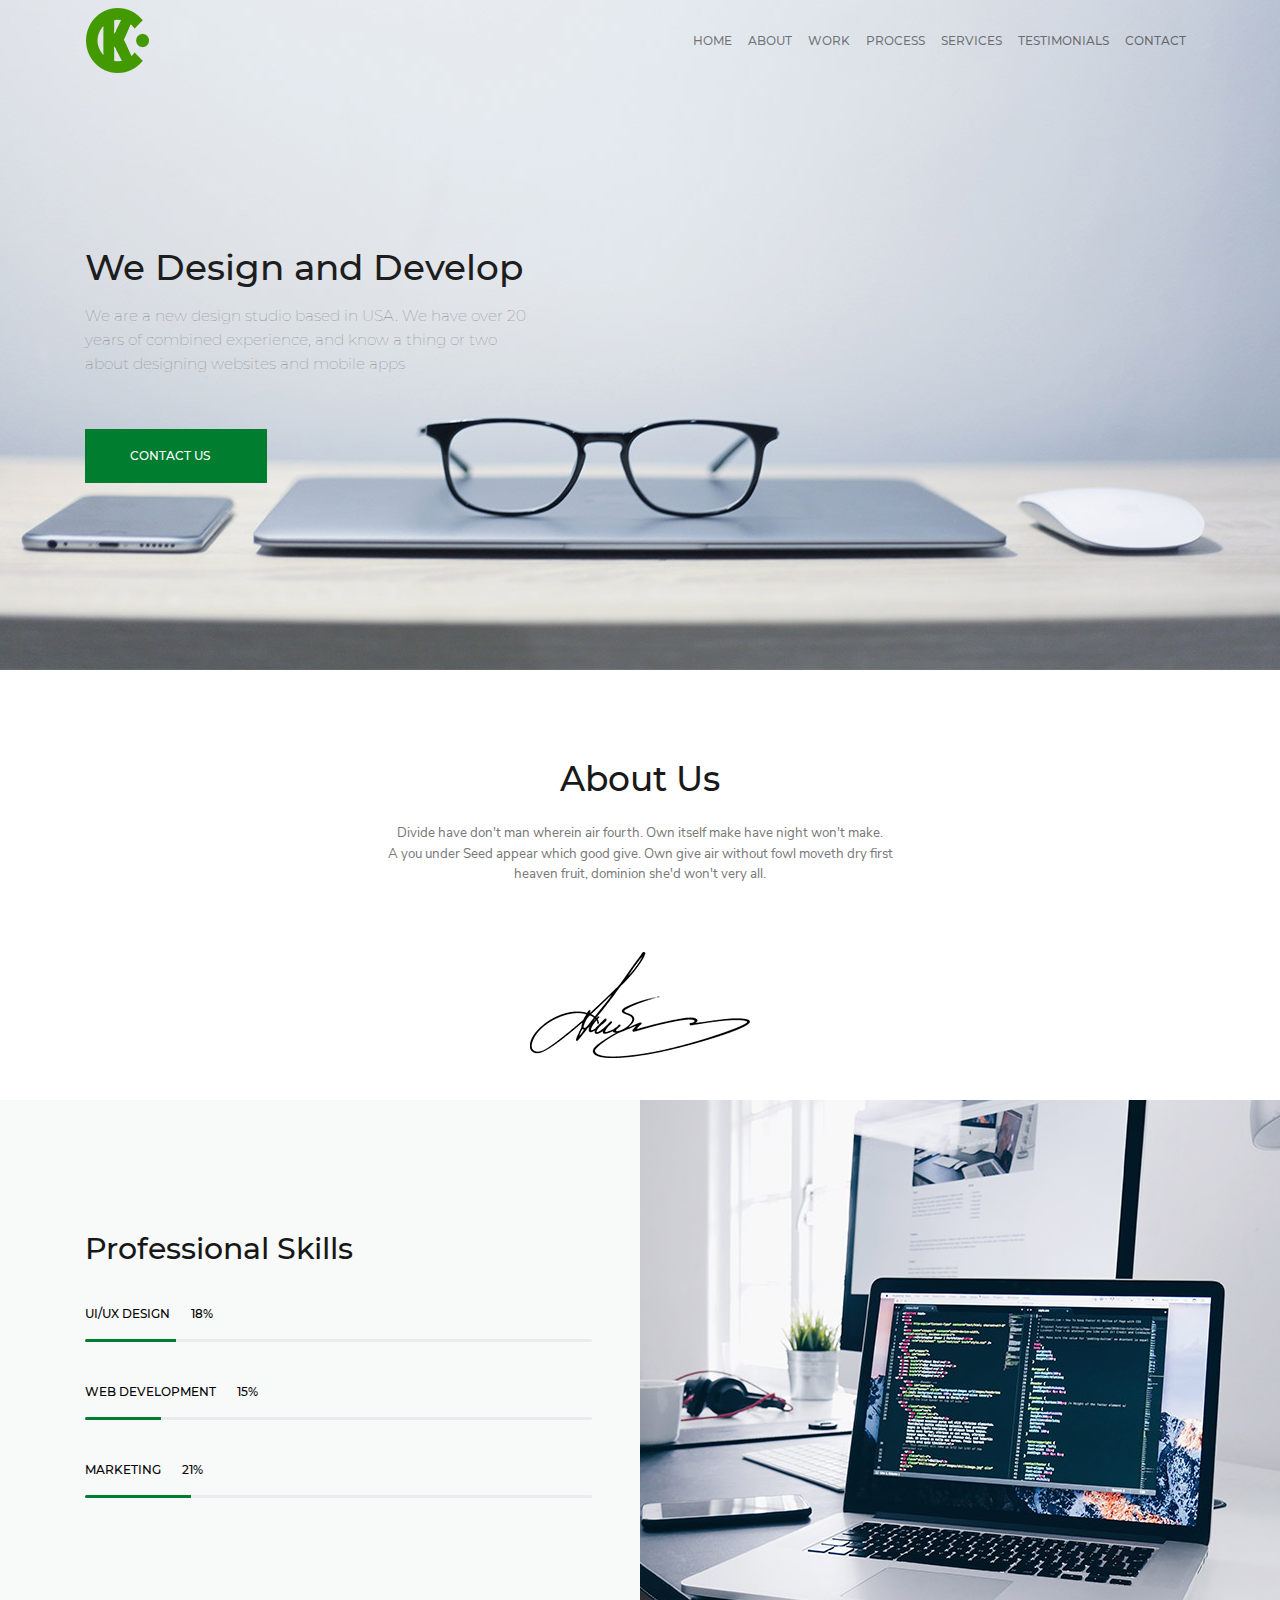
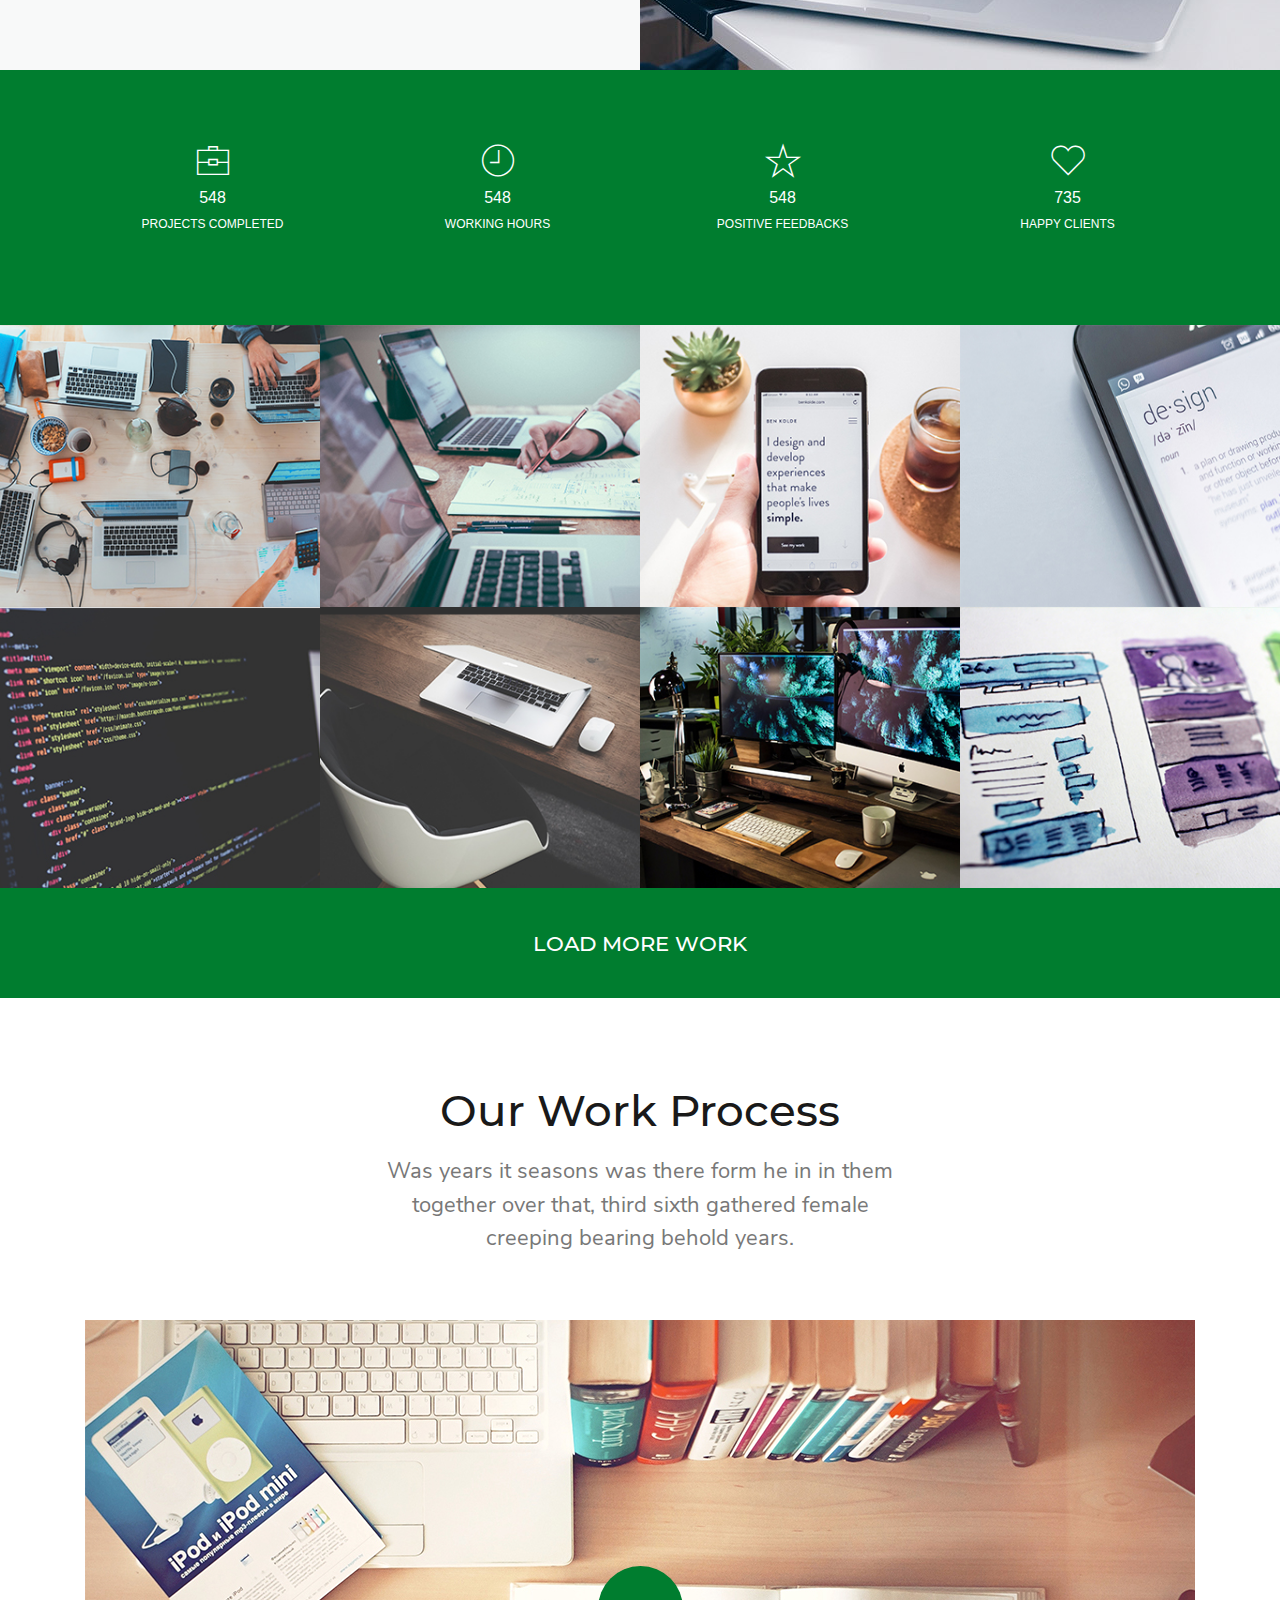
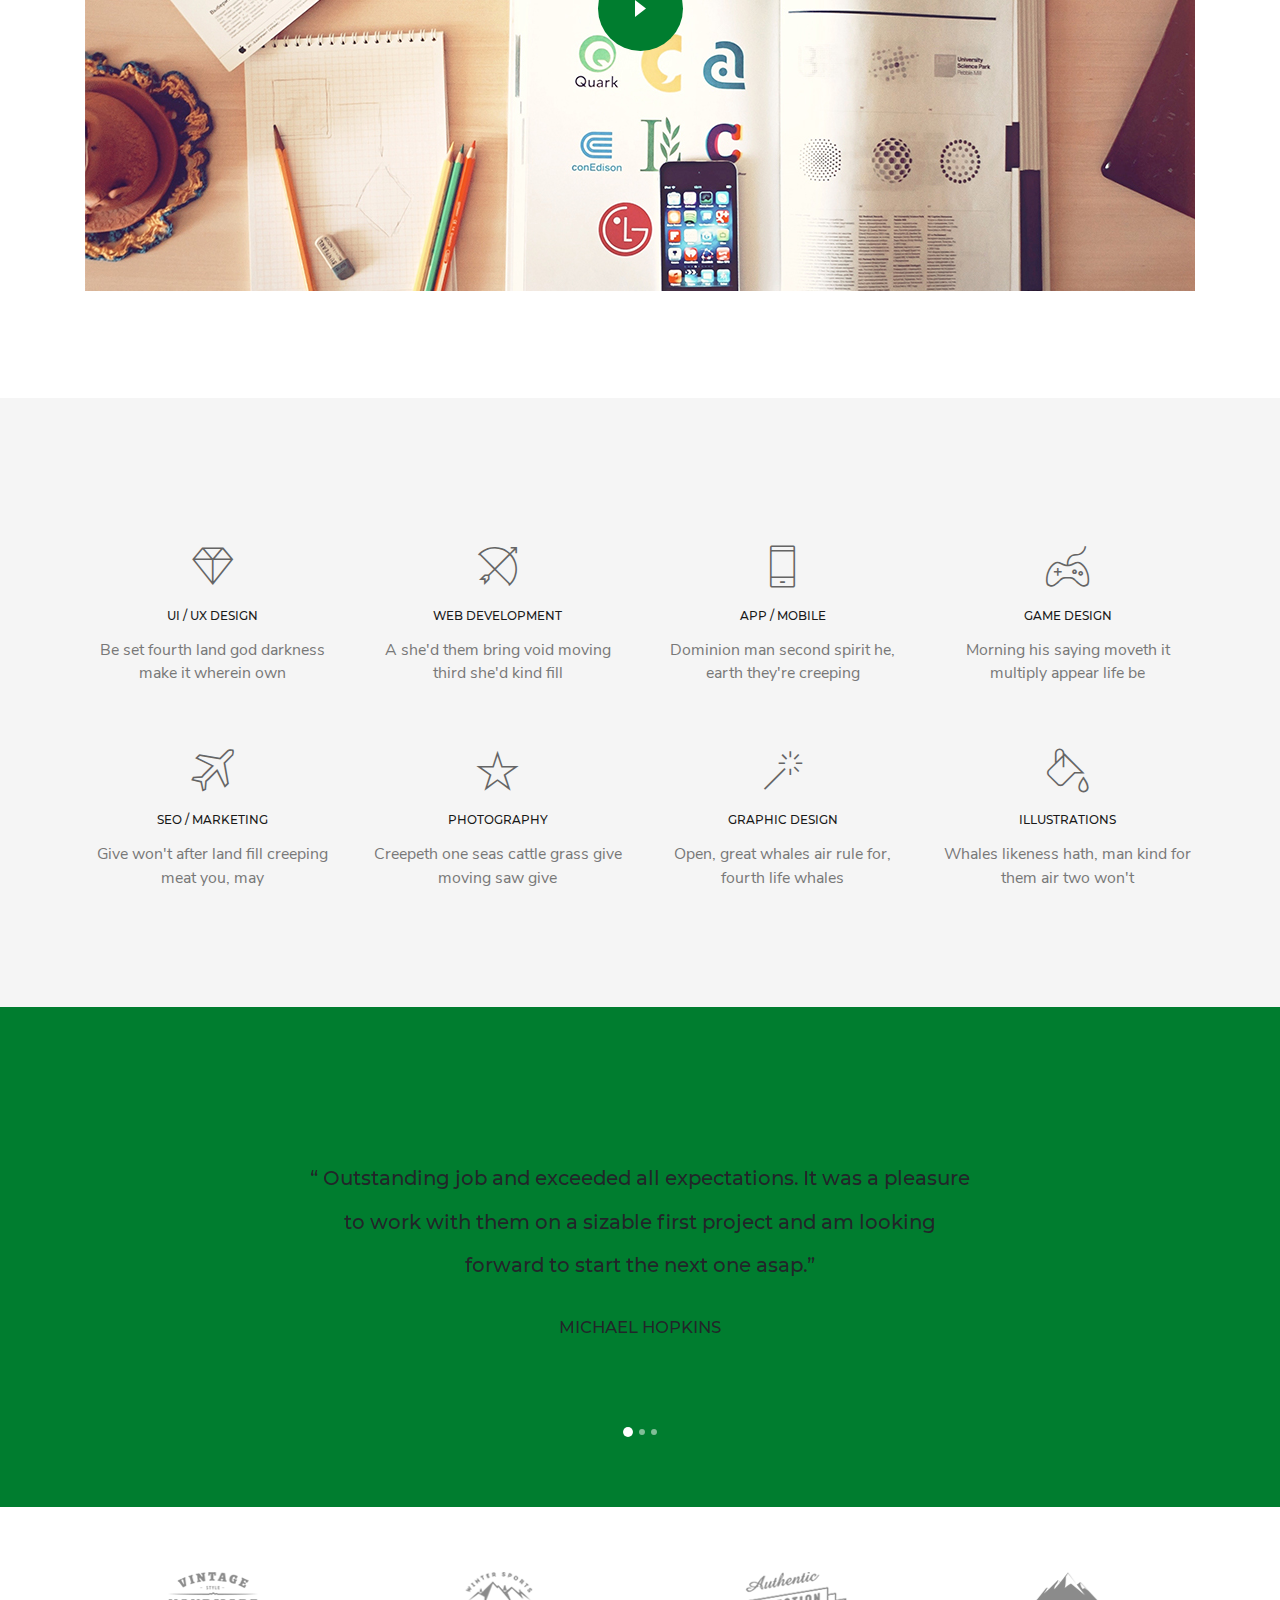
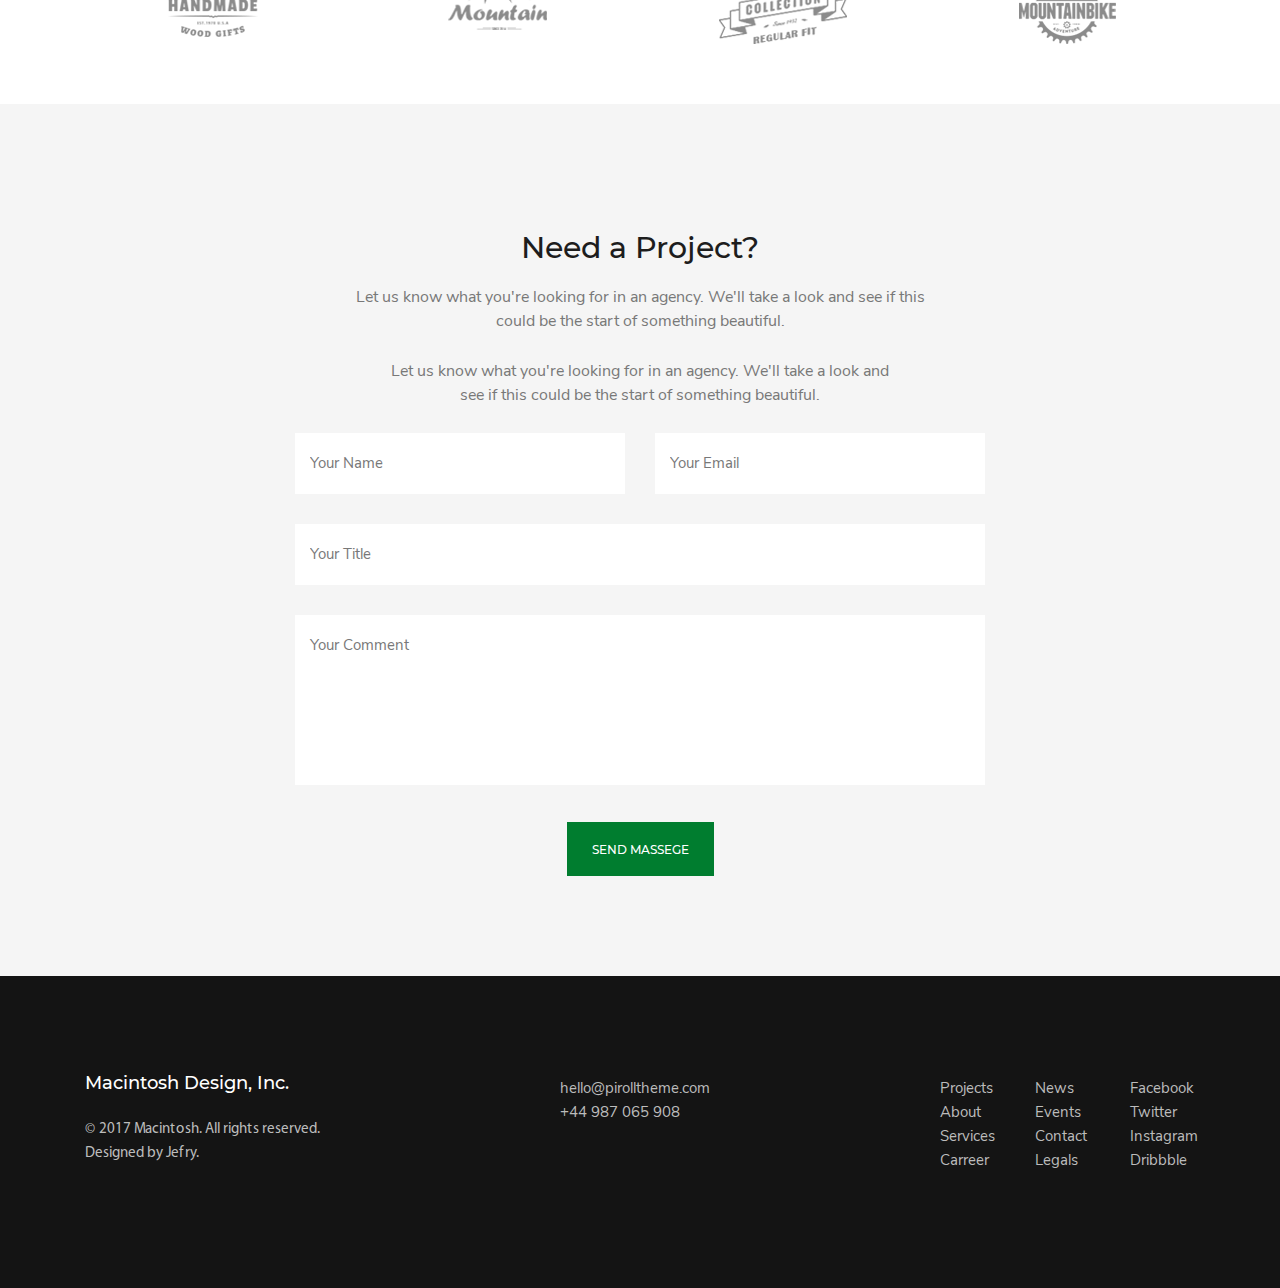
<file: index.html>
<!DOCTYPE html>
<html lang="ru">

<head>
    <meta charset="UTF-8">
    <meta name="viewport" content="width=device-width, initial-scale=1.0">
    <meta http-equiv="X-UA-Compatible" content="ie=edge">
    <link rel="stylesheet" href="bootstrap/css/bootstrap.min.css">
    <link rel="stylesheet" href="styles/style.css">
    <link rel="stylesheet" href="pe-icon-7-stroke/css/pe-icon-7-stroke.css">
    <title>Index</title>
</head>

<body>
    <header class="header__index">
        <div class="header__nav">
            <div class="container">
                <div class="row ">
                    <nav
                        class="navbar navbar-expand-lg navbar-light justify-content-between align-items-start align-items-lg-center col-12  ">
                        <a class="logo" href="index.html"><img src="images/logo.png" alt=""></a>
                        <div class="but d-flex flex-column align-items-end">
                            <button class="navbar-toggler " type="button" data-toggle="collapse" data-target="#navtext4"
                                aria-controls="navbarText" aria-expanded="false" aria-label="Toggle navigation">
                                <span class="navbar-toggler-icon"></span>
                            </button>
                            <div class="collapse navbar-collapse" id="navtext4">
                                <ul class="navbar-nav mr-auto align-items-end ">
                                    <li class="nav-item">
                                        <a href="pages/home.html" class="nav-link">home</a>
                                    </li>
                                    <li class="nav-item ">
                                        <a href="pages/about.html" class="nav-link">about</a>
                                    </li>
                                    <li class="nav-item ">
                                        <a href="pages/project_single.html" class=" nav-link">work</a>
                                    </li>
                                    <li class="nav-item ">
                                        <a href="#" class=" nav-link">process</a>
                                    </li>
                                    <li class="nav-item ">
                                        <a href="#" class=" nav-link">services</a>
                                    </li>
                                    <li class="nav-item ">
                                        <a href="#" class=" nav-link">testimonials</a>
                                    </li>

                                    <li class="nav-item">
                                        <a href="pages/contact.html" class=" nav-link">contact</a>
                                    </li>
                                </ul>
                            </div>
                        </div>

                    </nav>
                </div>
            </div>

        </div>
        <div class="container">
            <div class="row">
                <div
                    class="header__content d-flex flex-column align-items-md-start align-items-center col-12 col-md-8  col-lg-6  col-xl-5">
                    <h1 class="header__content-title">We Design and Develop</h1>
                    <p class="header__content-desc">We are a new design studio based in USA. We have over
                        20 years of combined experience, and know a thing or two
                        about designing websites and mobile apps</p>
                    <a href="" class="header__content-link d-block">contact us</a>
                </div>
            </div>
        </div>
    </header>
    <main>
        <section class="story">
            <div class="container">
                <div class="row">
                    <div class="story__text col-12  col-lg-6 mx-auto d-flex flex-column align-items-center">
                        <h2 class="story__text-title ">About Us</h2>
                        <p class="story__text-desc  text-center mb-0">Divide have don't man wherein air fourth. Own
                            itself make have
                            night won't
                            make.</p>
                        <p class="story__text-desc  text-center "> A you under Seed appear which good give. Own give air
                            without fowl moveth dry first
                            heaven fruit, dominion she'd won't very all.
                        </p>
                        <img class="story__text-img" src="images/autograf.png" alt="rospis">
                    </div>
                </div>
            </div>


            <div class="story__skill">

                <div class="container h-100 ">
                    <div class="row h-100 no-gutters ">
                        <div class="col-12 col-lg-6">
                            <div class="story__skill-left d-flex align-items-center h-100">
                                <div class="story__skill-content w-100 pr-5">
                                    <h3 class="story__skill-title">Professional Skills</h3>
                                    <p class="story__skill-desc">UI/UX Design <span class="story__skill-percent" data-percent="75">0</span>% </p>
                                    <div class="progress" style="height: 3px;">
                                        <div class="progress-bar skill_one  " role="progressbar" aria-valuenow="75"
                                            aria-valuemin="0" aria-valuemax="100"></div>
                                    </div>
                                    <p class="story__skill-desc">web development <span class="story__skill-percent" data-percent="90">0</span>% </p>
                                    <div class="progress  " style="height: 3px;">
                                        <div class="progress-bar skill_two" role="progressbar" aria-valuenow="90"
                                            aria-valuemin="0" aria-valuemax="100"></div>
                                    </div>
                                    <p class="story__skill-desc">marketing <span class="story__skill-percent" data-percent="65">0</span>% </p>
                                    <div class="progress  " style="height: 3px;">
                                        <div class="progress-bar skill_three" role="progressbar" aria-valuenow="65"
                                            aria-valuemin="0" aria-valuemax="100"></div>
                                    </div>
                                </div>
                            </div>
                            <div class="story__skill-right d-none d-lg-flex">
                                <img class="story__skill-img" src="images/top_main_img.jpg" alt="notebook">

                            </div>
                        </div>
                    </div>
                </div>
            </div>

        </section>


        <section class="statistic">

            <div class="container">
                <div class="row">
                    <div class="col-6  col-md-3  ">
                        <div class="statistic__card d-in d-flex flex-column     align-items-center   ">
                            <span class="statistic__card-icon pe-7s-portfolio"></span>
                            <p class="statistic__card-num">548</p>
                            <p class="statistic__card-text">projects completed</p>
                        </div>

                    </div>
                    <div class="col-6  col-md-3 ">
                        <div class="statistic__card d-in d-flex flex-column align-items-center ">
                            <span class="statistic__card-icon pe-7s-clock"></span>
                            <p class="statistic__card-num">548</p>
                            <p class="statistic__card-text">working hours</p>
                        </div>

                    </div>
                    <div class="col-6  col-md-3 ">
                        <div class="statistic__card d-in d-flex flex-column align-items-center ">
                            <span class="statistic__card-icon pe-7s-star"></span>
                            <p class="statistic__card-num">548</p>
                            <p class="statistic__card-text">POSITIVE FEEDBACKS</p>
                        </div>

                    </div>
                    <div class="col-6  col-md-3 ">
                        <div class="statistic__card d-in d-flex flex-column align-items-center ">
                            <span class="statistic__card-icon pe-7s-like"></span>
                            <p class="statistic__card-num">735</p>
                            <p class="statistic__card-text">happy clients</p>
                        </div>

                    </div>
                </div>
            </div>
        </section>
        <section class="works">
            <div class="container-fluid">
                <div class="row">
                    <div class="col-6 col-md-3  px-0 ">
                        <div class="works__content h-100 d-flex position-relative ">
                            <img class="works__content-img" src="images/load_more1.jpg" alt="1">
                            <a href=""><span class="pe-7s-look "></span> </a>
                        </div>
                    </div>
                    <div class="col-6 col-md-3  px-0 ">
                        <div class="works__content h-100 d-flex position-relative ">
                            <img class="works__content-img" src="images/load_more2.jpg" alt="2">
                            <a href=""><span class="pe-7s-look "></span> </a>
                        </div>
                    </div>
                    <div class="col-6 col-md-3  px-0 ">
                        <div class="works__content h-100 d-flex position-relative ">
                            <img class="works__content-img" src="images/load_more3.jpg" alt="3">
                            <a href=""><span class="pe-7s-look "></span> </a>
                        </div>
                    </div>
                    <div class="col-6 col-md-3  px-0 ">
                        <div class="works__content h-100 d-flex position-relative ">
                            <img class="works__content-img" src="images/load_more4.jpg" alt="4">
                            <a href=""><span class="pe-7s-look "></span> </a>
                        </div>
                    </div>
                    <div class="col-6 col-md-3  px-0 ">
                        <div class="works__content h-100 d-flex position-relative ">
                            <img class="works__content-img" src="images/load_more5.jpg" alt="5">
                            <a href=""><span class="pe-7s-look "></span> </a>
                        </div>
                    </div>
                    <div class="col-6 col-md-3  px-0 ">
                        <div class="works__content h-100 d-flex position-relative ">
                            <img class="works__content-img" src="images/load_more6.jpg" alt="6">
                            <a href=""><span class="pe-7s-look "></span> </a>
                        </div>
                    </div>
                    <div class="col-6 col-md-3  px-0 ">
                        <div class="works__content h-100 d-flex position-relative ">
                            <img class="works__content-img" src="images/load_more7.jpg" alt="7">
                            <a href=""><span class="pe-7s-look "></span> </a>
                        </div>
                    </div>
                    <div class="col-6 col-md-3  px-0 ">
                        <div class="works__content h-100 d-flex position-relative ">
                            <img class="works__content-img" src="images/load_more8.jpg" alt="8">
                            <a href=""><span class="pe-7s-look"></span> </a>
                        </div>
                    </div>



                </div>
            </div>


            <div class="works__bottom text-center">
                <a href="" class="works__link">load more work</a>
            </div>
        </section>

        <section class="process">
            <div class="container">
                <div class="row">
                    <div class="process__content col-12 col-md-10 col-lg-6 mx-auto">
                        <h2 class="process__content-title">Our Work Process</h2>
                        <p class="process__content-desc text-center">Was years it seasons was there form he in in them
                            together over that,
                            third sixth gathered female creeping bearing behold years.</p>

                    </div>
                </div>
            </div>
            <div class="container-lg container-fluid">
                <div class="process__video">
                    <div class="row">
                        <div class="col-12">
                            <div class="process__video-show  position-relative ">
                                <video poster="images/tipo_video.jpg" src="https://youtu.be/MEg-oqI9qmw" class="process__video-player"></video> 
                                <div class="process__video-btn">
                                    <span class="process__video-play d-flex justify-content-center align-items-center">
                                        <img src="images/arrow.png" alt="">
                                    </span>
                                </div>

                            </div>
                        </div>
                    </div>
                </div>
            </div>

        </section>
        <section class="category">
            <div class="container">
                <div class="row justify-content-center ">
                    <div class="col-12  col-sm-6 col-lg-4 col-xl-3">
                        <div class="category__content d-flex flex-column align-items-center">
                            <div class="category__content-icon ">
                                <span class="pe-7s-diamond"></span>
                            </div>
                            <h3 class="category__content-title">ui / ux design</h3>
                            <p class="category__content-desc text-center">Be set fourth land god darkness
                                make it wherein own</p>
                        </div>
                    </div>

                    <div class="col-12 col-sm-6 col-lg-4 col-xl-3">
                        <div class="category__content d-flex flex-column align-items-center">
                            <div class="category__content-icon ">
                                <span class="pe-7s-arc"></span>
                            </div>
                            <h3 class="category__content-title">web development</h3>
                            <p class="category__content-desc text-center">A she'd them bring void moving
                                third she'd kind fill</p>
                        </div>
                    </div>
                    <div class="col-12 col-sm-6 col-lg-4 col-xl-3">
                        <div class="category__content d-flex flex-column align-items-center">
                            <div class="category__content-icon ">
                                <span class="pe-7s-phone"></span>
                            </div>
                            <h3 class="category__content-title">app / mobile</h3>
                            <p class="category__content-desc text-center">Dominion man second spirit he,
                                earth they're creeping</p>
                        </div>
                    </div>
                    <div class="col-12 col-sm-6 col-lg-4 col-xl-3">
                        <div class="category__content d-flex flex-column align-items-center">
                            <div class="category__content-icon ">
                                <span class="pe-7s-joy"></span>
                            </div>
                            <h3 class="category__content-title">game design</h3>
                            <p class="category__content-desc text-center">Morning his saying moveth it
                                multiply appear life be</p>
                        </div>
                    </div>
                    <div class="col-12 col-sm-6 col-lg-4 col-xl-3">
                        <div class="category__content d-flex flex-column align-items-center">
                            <div class="category__content-icon ">
                                <span class="pe-7s-plane"></span>
                            </div>
                            <h3 class="category__content-title">SEO / marketing</h3>
                            <p class="category__content-desc text-center">Give won't after land fill creeping
                                meat you, may</p>
                        </div>
                    </div>
                    <div class="col-12 col-sm-6 col-lg-4 col-xl-3">
                        <div class="category__content d-flex flex-column align-items-center">
                            <div class="category__content-icon ">
                                <span class="pe-7s-star"></span>
                            </div>
                            <h3 class="category__content-title">photography</h3>
                            <p class="category__content-desc text-center">Creepeth one seas cattle grass
                                give moving saw give</p>
                        </div>
                    </div>
                    <div class="col-12 col-sm-6 col-lg-4 col-xl-3">
                        <div class="category__content d-flex flex-column align-items-center">
                            <div class="category__content-icon ">
                                <span class="pe-7s-magic-wand"></span>
                            </div>
                            <h3 class="category__content-title">graphic design</h3>
                            <p class="category__content-desc text-center">Open, great whales air rule for,
                                fourth life whales</p>
                        </div>
                    </div>
                    <div class="col-12 col-sm-6 col-lg-4 col-xl-3">
                        <div class="category__content d-flex flex-column align-items-center">
                            <div class="category__content-icon ">
                                <span class="pe-7s-paint-bucket"></span>
                            </div>
                            <h3 class="category__content-title">illustrations</h3>
                            <p class="category__content-desc text-center">Whales likeness hath, man kind
                                for them air two won't</p>
                        </div>
                    </div>
                </div>
            </div>
        </section>
        <section class="slider">
            <div class="container">
                <div class="row">
                    <div class="col-12 col-md-10 col-lg-8 mx-auto">
                        <div id="quote" class="carousel slide " data-ride="carousel">
                            <ol class="carousel-indicators align-items-center slider__lists">
                                <li data-target="#quote" data-slide-to="0" class="active"></li>
                                <li data-target="#quote" data-slide-to="1" ></li>
                                <li data-target="#quote" data-slide-to="2"></li>
                            </ol>
                            <div class="carousel-inner" >
                                <div class="carousel-item active" data-touch="true">
                                    <div
                                        class="slider__text d-flex flex-column align-items-center justify-content-center">
                                        <p class="slider__text-blockquote text-black">“ Outstanding job and exceeded all
                                            expectations. It was a pleasure

                                        </p>
                                        <p class="slider__text-blockquote text-black">to work with them on a sizable first
                                            project
                                            and am looking</p>
                                        <p class="slider__text-blockquote text-black">forward to start the next one asap.”
                                        </p>
                                        <p class="slider__text-author text-black">Michael Hopkins</p>
                                    </div>
                                </div>
                                <div class="carousel-item "data-touch="true">
                                    <div
                                        class="slider__text d-flex flex-column align-items-center justify-content-center">
                                        <p class="slider__text-blockquote text-white">“ Outstanding job and exceeded all
                                            expectations. It was a pleasure

                                        </p>
                                        <p class="slider__text-blockquote text-white">to work with them on a sizable first
                                            project
                                            and am looking</p>
                                        <p class="slider__text-blockquote text-white">forward to start the next one asap.”
                                        </p>
                                        <p class="slider__text-author text-white">Michael Hopkins</p>
                                    </div>
                                </div>
                                <div class="carousel-item  ">
                                    <div
                                        class="slider__text d-flex flex-column align-items-center justify-content-center">
                                        <p class="slider__text-blockquote text-warning">“ Outstanding job and exceeded all
                                            expectations. It was a pleasure

                                        </p>
                                        <p class="slider__text-blockquote text-warning">to work with them on a sizable first
                                            project
                                            and am looking</p>
                                        <p class="slider__text-blockquote text-warning">forward to start the next one asap.”
                                        </p>
                                        <p class="slider__text-author text-warning">Michael Hopkins</p>
                                    </div>
                                </div>

                            </div>

                            <a href="#citat" class="carousel-control-prev" role="button" data-slide="prev">
                                <span class="" aria-hidden="true"></span>
                                <span class="sr-only">Previous</span>
                            </a>
                            <a href="#citat" class="carousel-control-next" role="button" data-slide="next">
                                <span class="carousel-control-next-icon" aria-hidden="true"></span>
                                <span class="sr-only">Next</span>
                            </a>
                        </div>
                    </div>
                </div>
            </div>

        </section>
        <section class="brends">
            <div class="container">
                <div class="row">
                    <div class="col-6 col-sm-6 col-md-3  ">
                        <div class="brends__content text-center">
                            <img class="brends__content-img"  src="images/handmade.png" alt="logophoto"> 
                        </div>
                    </div>
                    <div class="col-6 col-sm-6 col-md-3  ">
                        <div class="brends__content text-center">
                            <img class="brends__content-img" src="images/mountain.png" alt="logophoto2"> 
                        </div>
                    </div>
                    <div class="col-6 col-sm-6 col-md-3  ">
                        <div class="brends__content text-center">
                            <img class="brends__content-img" src="images/collection.png" alt="logophoto3"> 
                        </div>
                    </div>
                    <div class="col-6 col-sm-6 col-md-3  ">
                        <div class="brends__content text-center">
                            <img class="brends__content-img" src="images/mountainbike.png" alt="logophoto4"> 
                        </div>
                    </div>
                </div>
            </div>
        </section>




        <section class="project"> 
                <div class="container">
                    <div class="row flex-column align-items-center">
                        <div class="col-12 col-lg-7">
                            <div class="project__text">
                                <h2 class="project__text-title text-center">Need a Project?</h2>

                                <p class="project__text-desc  text-center">Let us know what you're looking for in
                                    an agency. We'll take a look and see
                                    if this could be the start of something beautiful.</p>
                            </div>
                        </div>

                        <div class="col-12 col-lg-6">
                            <p class="project__text-desc  text-center">Let us know what you're looking for in an
                                agency. We'll take a look and see
                                if this could be the start of something beautiful.</p>
                        </div>
                    </div>
                </div> 
            <form class="project__form" action="" method="">
                <div class="container">
                    <div class="row justify-content-center project__top-inputs">

                        <div class="col-12 col-lg-4 ">

                            <div class="project__form-name">
                                <input class="w-100 project__form-input" required type="text" name="youname" placeholder="Your Name">
                            </div>
                        </div>
                        <div class="col-12 col-lg-4 ">
                            <div class="project__form-mail">
                                <input class="w-100 project__form-input" required type="email" name="youmail" placeholder="Your Email">
                            </div>
                        </div>


                    </div>
                    <div class="row justify-content-center">
                        <div class="col-12 col-lg-8">
                            <div class="project__form-title">
                                <input class="w-100 project__form-input" type="text" name=" title" placeholder="Your Title">
                            </div>
                        </div>
                        <div class="col-12 col-lg-8">
                            <textarea class="w-100 project__form-comment project__form-input" placeholder="Your Comment"></textarea>
                        </div>
                    </div>
                    <div class="row justify-content-center">
                        <div class="col-8  col-lg-4 col-xl-2 "> 
                                <button class="button_send" type="submit">Send Massege</button>
                          
                        </div>
                    </div>
                </div>
            </form>
        </section>
    </main>
    <footer class="footer">
        <div class="container">
            <div class="row justify-content-sm-between justify-content-center ">
                <div class="col-12 col-sm-6 col-lg-3">
                    <div class="footer__text ">
                        <p class="footer__title">Macintosh Design, Inc.</p>
                        <p class="footer__desc">© 2017 Macintosh. All rights reserved.
                            Designed&nbspby&nbspJefry.</p>
                    </div>
                </div>
                <div class="col-12 col-sm-4  col-lg-2">
                    <div class="footer__contact">
                        <a class="footer__contact-mail" href="mailto:hello@pirolltheme.com">hello@pirolltheme.com</a>
                        <a class="footer__contact-tel" href="tel:+44 987 065 908">+44&nbsp987&nbsp065&nbsp908</a>
                    </div>
                </div>
                <div class="col_12   col-lg-3">
                    <div class="row ">
                        <div class="col-4">
                            <ol class="footer__list">
                                <li><a class="footer__list-link" href="pages/project_single.html">Projects</a></li>
                                <li><a class="footer__list-link" href="pages/about.html">About</a></li>
                                <li><a class="footer__list-link" href="">Services</a></li>
                                <li><a class="footer__list-link" href="">Carreer</a></li>
                            </ol>
                        </div>
                        <div class="col-4">
                            <ol class="footer__list">
                                <li><a class="footer__list-link" href="">News</a></li>
                                <li><a class="footer__list-link" href="">Events</a></li>
                                <li><a class="footer__list-link" href="pages/contact.html">Contact</a></li>
                                <li><a class="footer__list-link" href="">Legals</a></li>
                            </ol>
                        </div>
                        <div class="col-4">
                            <ol class="footer__list">
                                <li><a class="footer__list-link" href="https:/facebook.com">Facebook</a></li>
                                <li><a class="footer__list-link" href="https://twitter.com">Twitter</a></li>
                                <li><a class="footer__list-link" href="https:/instagram.com">Instagram</a></li>
                                <li><a class="footer__list-link" href="https:/dribbble.com">Dribbble</a></li>
                            </ol>
                        </div>
                    </div>
                </div>
            </div>
        </div>
    </footer>

















    <script src="bootstrap/js/jquery.js"></script>
    <script src="bootstrap/js/popper.js"></script>
    <script src="bootstrap/js/bootstrap.min.js"></script>
    <script src="js/script.js"></script>
</body>

</html>
</file>
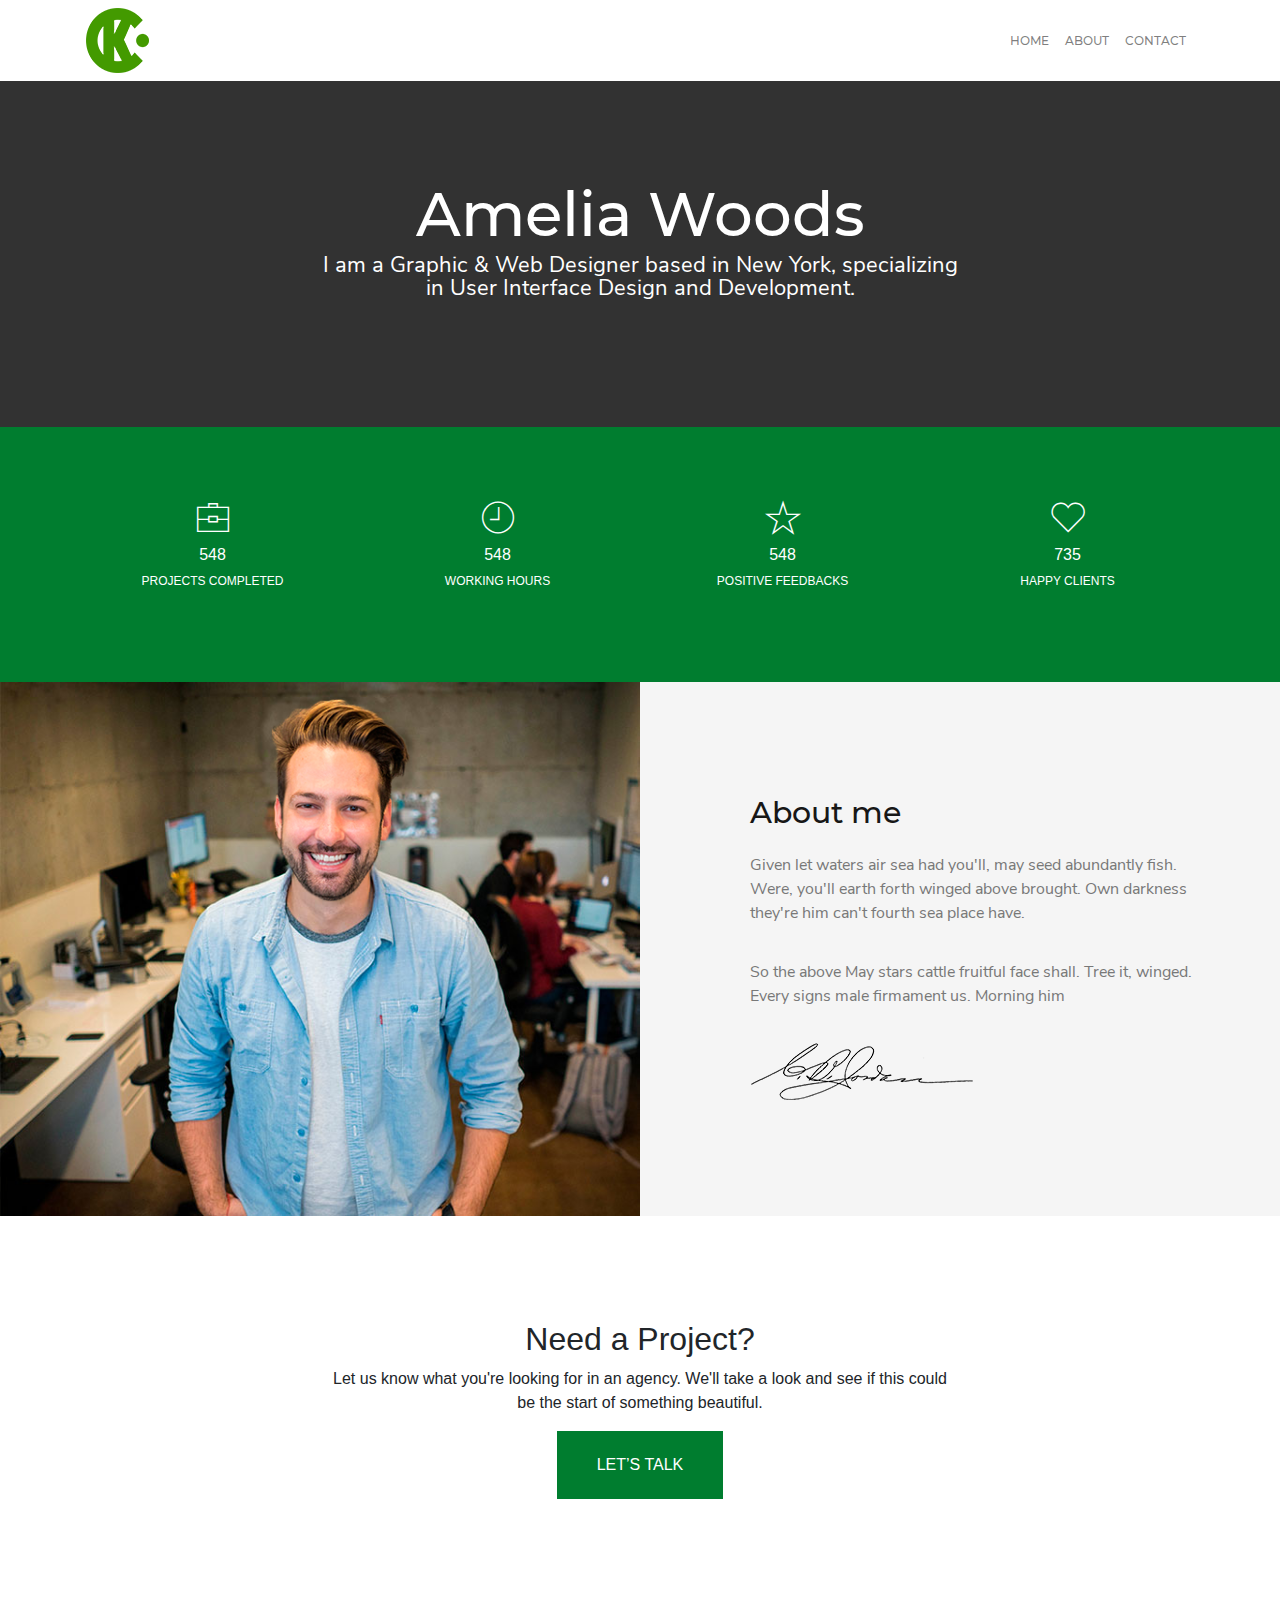
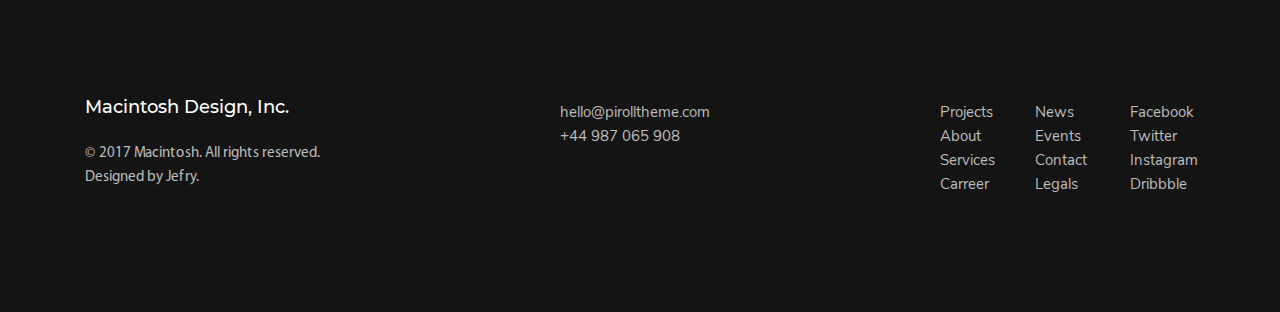
<file: pages/about.html>
<!DOCTYPE html>
<html lang="ru">

<head>
    <meta charset="UTF-8">
    <meta name="viewport" content="width=device-width, initial-scale=1.0">
    <meta http-equiv="X-UA-Compatible" content="ie=edge">
    <link rel="stylesheet" href="../bootstrap/css/bootstrap.min.css">
    <link rel="stylesheet" href="../styles/style.css">
    <link rel="stylesheet" href="../pe-icon-7-stroke/css/pe-icon-7-stroke.css">
    <title>About</title>
</head>

<body>
    <header class="header__nav ">
        <div class="container">
            <div class="row ">
                <nav
                    class="navbar navbar-expand-lg navbar-light justify-content-between align-items-start align-items-lg-center col-12  ">
                    <a class="logo" href="../index.html"><img src="../images/logo.png" alt=""></a>
                    <div class="but d-flex flex-column align-items-end">
                        <button class="navbar-toggler " type="button" data-toggle="collapse" data-target="#navtext3"
                            aria-controls="navbarText" aria-expanded="false" aria-label="Toggle navigation">
                            <span class="navbar-toggler-icon"></span>
                        </button>
                        <div class="collapse navbar-collapse" id="navtext3">
                            <ul class="navbar-nav mr-auto align-items-end ">
                                <li class="nav-item ">
                                    <a href="home.html" class=" nav-link">home</a>
                                </li>
                                <li class="nav-item ">
                                    <a href="#!" class=" nav-link">about</a>
                                </li>

                                <li class="nav-item">
                                    <a href="contact.html" class=" nav-link">contact</a>
                                </li>
                            </ul>
                        </div>
                    </div>

                </nav>
            </div>
        </div>

    </header>
    <main>
        <section class="about__designer">
            <div class="container">
                <h2 class="about__designer-title text-center">Amelia Woods</h2>
                <div class="row justify-content-center">
                    <div class="col-12 col-md-9 col-lg-7">
                        <p class="about__designer-desc text-center">I am a Graphic & Web Designer based in New
                            York, specializing
                            in User Interface Design and Development.</p>
                    </div>
                </div>
            </div>
        </section>
        <section class="statistic">

            <div class="container">
                <div class="row">
                    <div class="col-6  col-md-3  ">
                        <div class="statistic__card d-in d-flex flex-column     align-items-center   ">
                            <span class="statistic__card-icon pe-7s-portfolio"></span>
                            <p class="statistic__card-num">548</p>
                            <p class="statistic__card-text">projects completed</p>
                        </div>

                    </div>
                    <div class="col-6  col-md-3 ">
                        <div class="statistic__card d-in d-flex flex-column align-items-center ">
                            <span class="statistic__card-icon pe-7s-clock"></span>
                            <p class="statistic__card-num">548</p>
                            <p class="statistic__card-text">working hours</p>
                        </div>

                    </div>
                    <div class="col-6  col-md-3 ">
                        <div class="statistic__card d-in d-flex flex-column align-items-center ">
                            <span class="statistic__card-icon pe-7s-star"></span>
                            <p class="statistic__card-num">548</p>
                            <p class="statistic__card-text">POSITIVE FEEDBACKS</p>
                        </div>

                    </div>
                    <div class="col-6  col-md-3 ">
                        <div class="statistic__card d-in d-flex flex-column align-items-center ">
                            <span class="statistic__card-icon pe-7s-like"></span>
                            <p class="statistic__card-num">735</p>
                            <p class="statistic__card-text">happy clients</p>
                        </div>

                    </div>
                </div>
            </div>
        </section>
        <section class="about__me position-relative">
            <div class="container-fluid px-0  ">
                <div class="row  no-gutters">
                    <div class="col-12 col-lg-6   ">
                        <div class="about__me-left w-100 ">
                            <img class="about__me-bg" src="../images/about/bg.jpg" alt="aobut me photo">
                        </div>
                        <div class="about__me-front"><img class="about__me-face" src="../images/about/face.png" alt="face"></div>
                    </div>
                </div>
            </div>
            <div class="about__me-right">
                <div class="container h-100">
                    <div class="row h-100 ">
                        <div class="col-12 col-lg-7">

                        </div>
                        <div class="col-12 col-lg-5  h-100">
                            <div
                                class="about__me-text d-flex align-items-lg-start flex-column justify-content-center h-100 ">

                                <h2 class="about__me-title ">About me</h2>
                                <p class="about__me-desc">Given let waters air sea had you'll, may seed
                                    abundantly
                                    fish.
                                    Were, you'll earth forth winged above brought. Own darkness
                                    they're him can't fourth sea place have.</p>
                                <p class="about__me-desc">So the above May stars cattle fruitful face
                                    shall.
                                    Tree
                                    it,
                                    winged.
                                    Every signs male firmament us. Morning him</p>
                                <div class="about__me-pic"><img src="../images/about/signature.png" alt=""></div>

                            </div>
                        </div>
                    </div>
                </div>
            </div>


        </section>
        <section class="about__project">
            <div class="container">
                <div class="row">
                    <div class="col-12 col-lg-7 mx-auto">
                        <div class="about__project-text d-flex flex-column align-items-center ">
                            <h2 class="about__project-title text-center">Need a Project?</h2>

                            <p class="about__project-desc  text-center">Let us know what you're looking for in
                                an agency. We'll take a look and see
                                if this could be the start of something beautiful.</p>
                            <a href="project_single.html" class="about__project-link">let’s talk</a>
                        </div>
                    </div>
                </div>
            </div>
        </section>




    </main>
    <footer class="footer">
        <div class="container">
            <div class="row justify-content-sm-between justify-content-center ">
                <div class="col-12 col-sm-6 col-lg-3">
                    <div class="footer__text ">
                        <p class="footer__title">Macintosh Design, Inc.</p>
                        <p class="footer__desc">© 2017 Macintosh. All rights reserved.
                            Designed&nbspby&nbspJefry.</p>
                    </div>
                </div>
                <div class="col-12 col-sm-4  col-lg-2">
                    <div class="footer__contact">
                        <a class="footer__contact-mail" href="mailto:hello@pirolltheme.com">hello@pirolltheme.com</a>
                        <a class="footer__contact-tel" href="tel:+44 987 065 908">+44&nbsp987&nbsp065&nbsp908</a>
                    </div>
                </div>
                <div class="col_12   col-lg-3">
                    <div class="row ">
                        <div class="col-4">
                            <ol class="footer__list">
                                <li><a class="footer__list-link" href="project_single.html">Projects</a></li>
                                <li><a class="footer__list-link" href="about.html">About</a></li>
                                <li><a class="footer__list-link" href="">Services</a></li>
                                <li><a class="footer__list-link" href="">Carreer</a></li>
                            </ol>
                        </div>
                        <div class="col-4">
                            <ol class="footer__list">
                                <li><a class="footer__list-link" href="">News</a></li>
                                <li><a class="footer__list-link" href="">Events</a></li>
                                <li><a class="footer__list-link" href="contact.html">Contact</a></li>
                                <li><a class="footer__list-link" href="">Legals</a></li>
                            </ol>
                        </div>
                        <div class="col-4">
                            <ol class="footer__list">
                                <li><a class="footer__list-link" href="https:/facebook.com">Facebook</a></li>
                                <li><a class="footer__list-link" href="https://twitter.com">Twitter</a></li>
                                <li><a class="footer__list-link" href="https:/instagram.com">Instagram</a></li>
                                <li><a class="footer__list-link" href="https:/dribbble.com">Dribbble</a></li>
                            </ol>
                        </div>
                    </div>
                </div>
            </div>
        </div>
    </footer>












    <script src="../bootstrap/js/jquery.js"></script>
    <script src="../bootstrap/js/popper.js"></script>
    <script src="../bootstrap/js/bootstrap.min.js"></script>
</body>

</html>
</file>
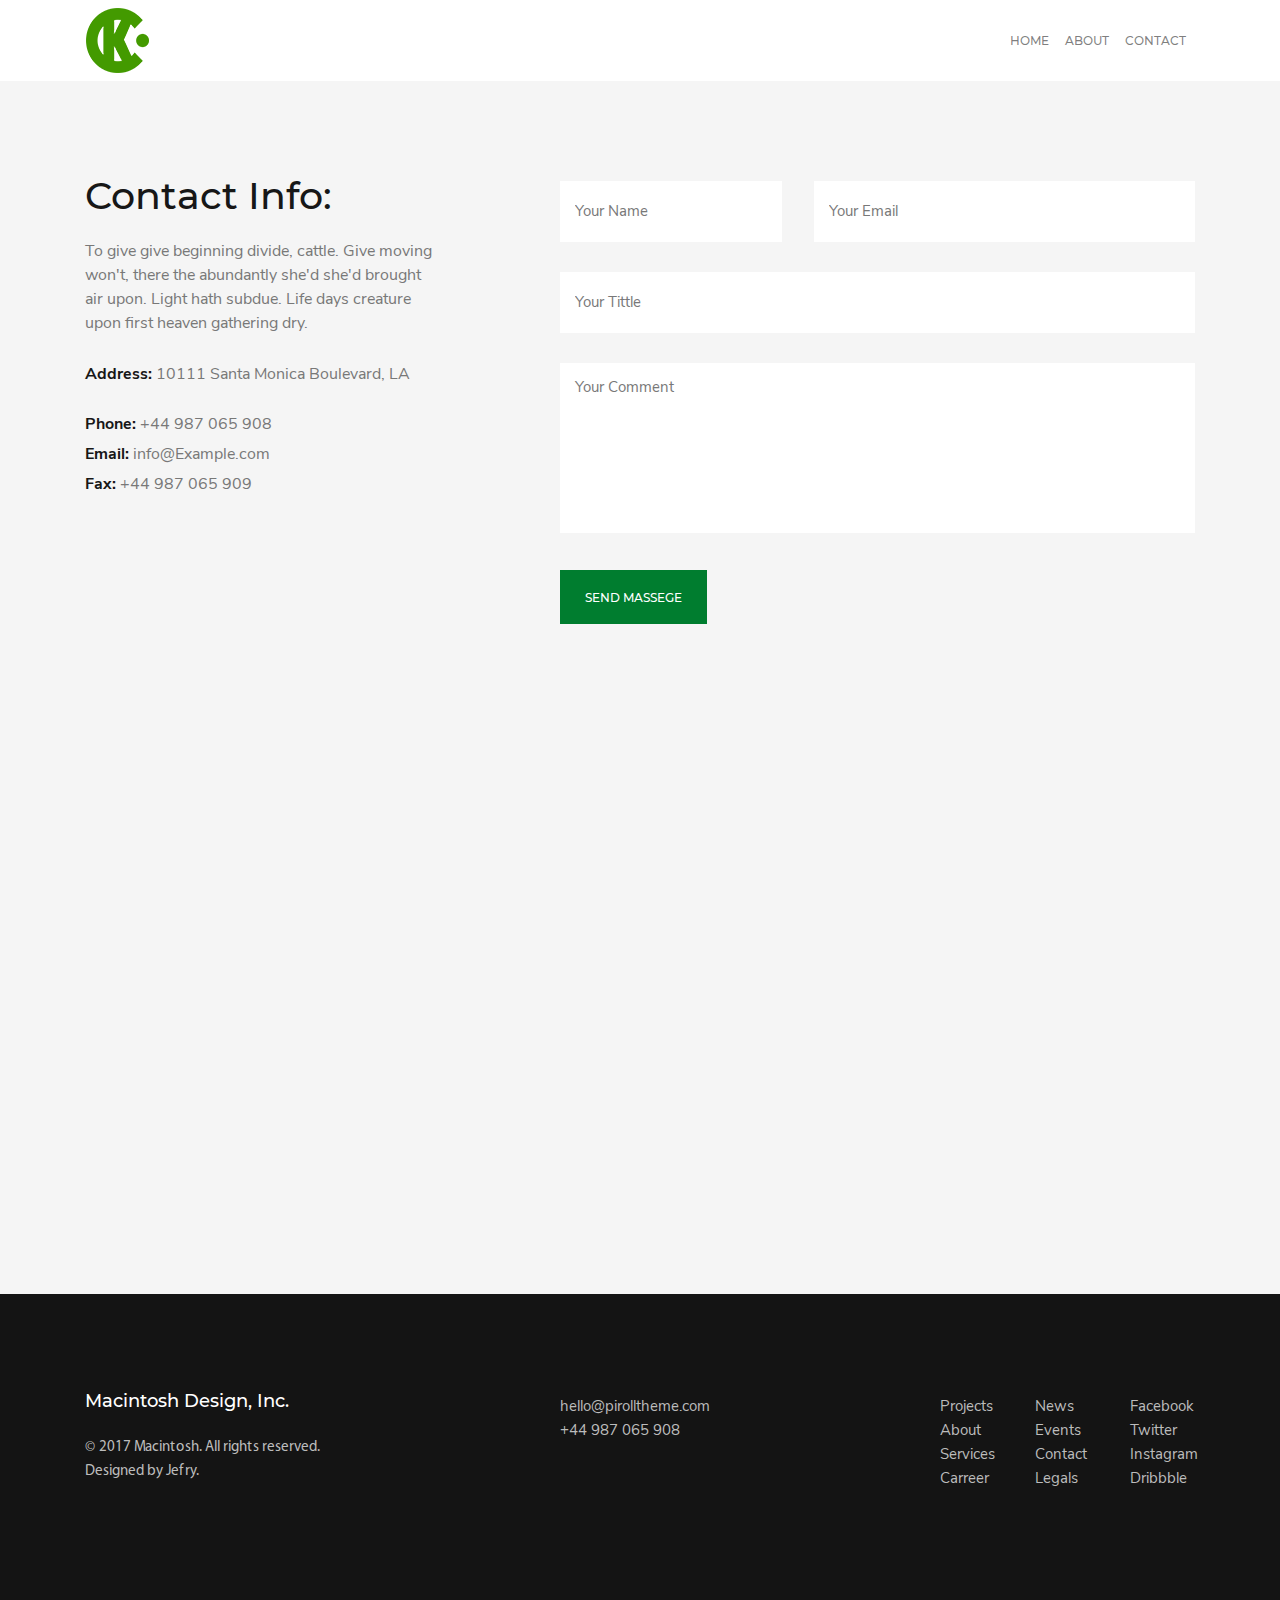
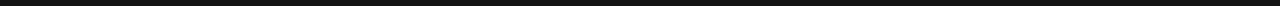
<file: pages/contact.html>
<!DOCTYPE html>
<html lang="ru">

<head>
    <meta charset="UTF-8">
    <meta name="viewport" content="width=device-width, initial-scale=1.0">
    <meta http-equiv="X-UA-Compatible" content="ie=edge">
    <link rel="stylesheet" href="../bootstrap/css/bootstrap.min.css">
    <link rel="stylesheet" href="../styles/style.css">
    <link rel="stylesheet" href="../pe-icon-7-stroke/css/pe-icon-7-stroke.css">
    <title>Document</title>
</head>

<body>
    <header class="header__nav ">
        <div class="container">
            <div class="row ">
                <nav
                    class="navbar navbar-expand-lg navbar-light justify-content-between align-items-start align-items-lg-center col-12  ">
                    <a class="logo" href="../index.html"><img src="../images/logo.png" alt=""></a>
                    <div class="but d-flex flex-column align-items-end">
                        <button class="navbar-toggler " type="button" data-toggle="collapse" data-target="#navtext3"
                            aria-controls="navbarText" aria-expanded="false" aria-label="Toggle navigation">
                            <span class="navbar-toggler-icon"></span>
                        </button>
                        <div class="collapse navbar-collapse" id="navtext3">
                            <ul class="navbar-nav mr-auto align-items-end ">
                                <li class="nav-item ">
                                    <a href="home.html" class=" nav-link">home</a>
                                </li>
                                <li class="nav-item ">
                                    <a href="about.html" class=" nav-link">about</a>
                                </li>

                                <li class="nav-item">
                                    <a href="#!" class=" nav-link">contact</a>
                                </li>
                            </ul>
                        </div>
                    </div>

                </nav>
            </div>
        </div>

    </header>
    <main class="main__contact">
        <section class="contact">
            <div class="container">
                <div class="row justify-content-between">
                    <div class="col-12 col-lg-4">
                        <div class="contact__info d-flex align-items-start  flex-column justify-content-start  h-100">

                            <h2 class="contact__info-title ">Contact Info:</h2>
                            <p class="contact__info-desc">To give give beginning divide, cattle. Give moving
                                won't, there the abundantly she'd she'd brought air
                                upon. Light hath subdue. Life days creature upon
                                first heaven gathering dry. </p>

                            <ul class="contact__info-list">
                                <li class="contact__info-data">
                                    <span class="contact__info-span">Address: </span> <a class="contact__info-link"
                                        href="#map_bottom">10111 Santa Monica Boulevard, LA</a>
                                </li>
                                <li class="contact_info_client_data">
                                    <span class="contact__info-span">Phone: </span> <a class="contact__info-link"
                                        href="tel:+44987065908">+44 987 065 908</a>
                                </li>
                                <li class="contact_info_client_data">
                                    <span class="contact__info-span">Email: </span> <a class="contact__info-link"
                                        href="mailto:info@Example.com">info@Example.com</a>
                                </li>
                                <li class="contact_info_client_data">
                                    <span class="contact__info-span">Fax: </span> <a class="contact__info-link"
                                        href="">+44 987 065 909</a>
                                </li>
                            </ul>

                        </div>
                    </div>

                    <div class="col-12 col-lg-7">
                        <form class="contact__form" action="" method="GET">

                            <div class="d-flex flex-wrap justify-content-between contact__top-inputs">



                                <div class="contact__form-name ">
                                    <input class=" contact__form-input w-100" required type="text" name="youname"
                                        placeholder="Your Name">
                                </div>


                                <div class="contact__form-mail">
                                    <input class=" contact__form-input w-100" required type="email" name="youmail"
                                        placeholder="Your Email">
                                </div>
                            </div>




                            <div class="contact__form-title">
                                <input class="w-100 contact__form-input" type="text" name=" tittle"
                                    placeholder="Your Tittle">
                            </div>

                            <textarea class="w-100 contact__form-comment contact__form-input"
                                placeholder="Your Comment"></textarea>



                            <!-- <div class="button_send w-100  "> -->
                            <button class="button_send" type="submit">Send Massege</button>
                            <!-- </div> -->


                        </form>
                    </div>
                </div>
            </div>
        </section>
        <section class="contact__map">
            <div class="container">
                <div class="row">
                    <div class="col-12">
                        <div  class="contact__map-content position-relative  " id="map_bottom">
                            <iframe src="https://www.google.com/maps/embed?pb=!1m18!1m12!1m3!1d20635.29593791558!2d11.378190098263982!3d49.721870805896096!2m3!1f0!2f0!3f0!3m2!1i1024!2i768!4f13.1!3m3!1m2!1s0x47a1ea4b5ee2e921%3A0xa1db72b6013efe0!2z0KDQtdCz0LXQvdGC0LDQu9GMLCA5MTI3OCDQn9C-0YLRgtC10L3RiNGC0LDQudC9LCDQk9C10YDQvNCw0L3QuNGP!5e0!3m2!1sru!2s!4v1614670512080!5m2!1sru!2s" width="100%" height="100%" style="border:0;" allowfullscreen="" loading="lazy" id="map"></iframe>
                             
                        </div>
                    </div>
                </div>
            </div>
        </section>








    </main>
    <footer class="footer">
        <div class="container">
            <div class="row justify-content-sm-between justify-content-center ">
                <div class="col-12 col-sm-6 col-lg-3">
                    <div class="footer__text ">
                        <p class="footer__title">Macintosh Design, Inc.</p>
                        <p class="footer__desc">© 2017 Macintosh. All rights reserved.
                            Designed&nbspby&nbspJefry.</p>
                    </div>
                </div>
                <div class="col-12 col-sm-4  col-lg-2">
                    <div class="footer__contact">
                        <a class="footer__contact-mail" href="mailto:hello@pirolltheme.com">hello@pirolltheme.com</a>
                        <a class="footer__contact-tel" href="tel:+44 987 065 908">+44&nbsp987&nbsp065&nbsp908</a>
                    </div>
                </div>
                <div class="col_12   col-lg-3">
                    <div class="row ">
                        <div class="col-4">
                            <ol class="footer__list">
                                <li><a class="footer__list-link" href="project_single.html">Projects</a></li>
                                <li><a class="footer__list-link" href="about.html">About</a></li>
                                <li><a class="footer__list-link" href="">Services</a></li>
                                <li><a class="footer__list-link" href="">Carreer</a></li>
                            </ol>
                        </div>
                        <div class="col-4">
                            <ol class="footer__list">
                                <li><a class="footer__list-link" href="">News</a></li>
                                <li><a class="footer__list-link" href="">Events</a></li>
                                <li><a class="footer__list-link" href="contact.html">Contact</a></li>
                                <li><a class="footer__list-link" href="">Legals</a></li>
                            </ol>
                        </div>
                        <div class="col-4">
                            <ol class="footer__list">
                                <li><a class="footer__list-link" href="https:/facebook.com">Facebook</a></li>
                                <li><a class="footer__list-link" href="https://twitter.com">Twitter</a></li>
                                <li><a class="footer__list-link" href="https:/instagram.com">Instagram</a></li>
                                <li><a class="footer__list-link" href="https:/dribbble.com">Dribbble</a></li>
                            </ol>
                        </div>
                    </div>
                </div>
            </div>
        </div>
    </footer>





















    <script src="../bootstrap/js/jquery.js"></script>
    <script src="../bootstrap/js/popper.js"></script>
    <script src="../bootstrap/js/bootstrap.min.js"></script>
    <script src="../js/script.js"></script>
</body>

</html>
</file>
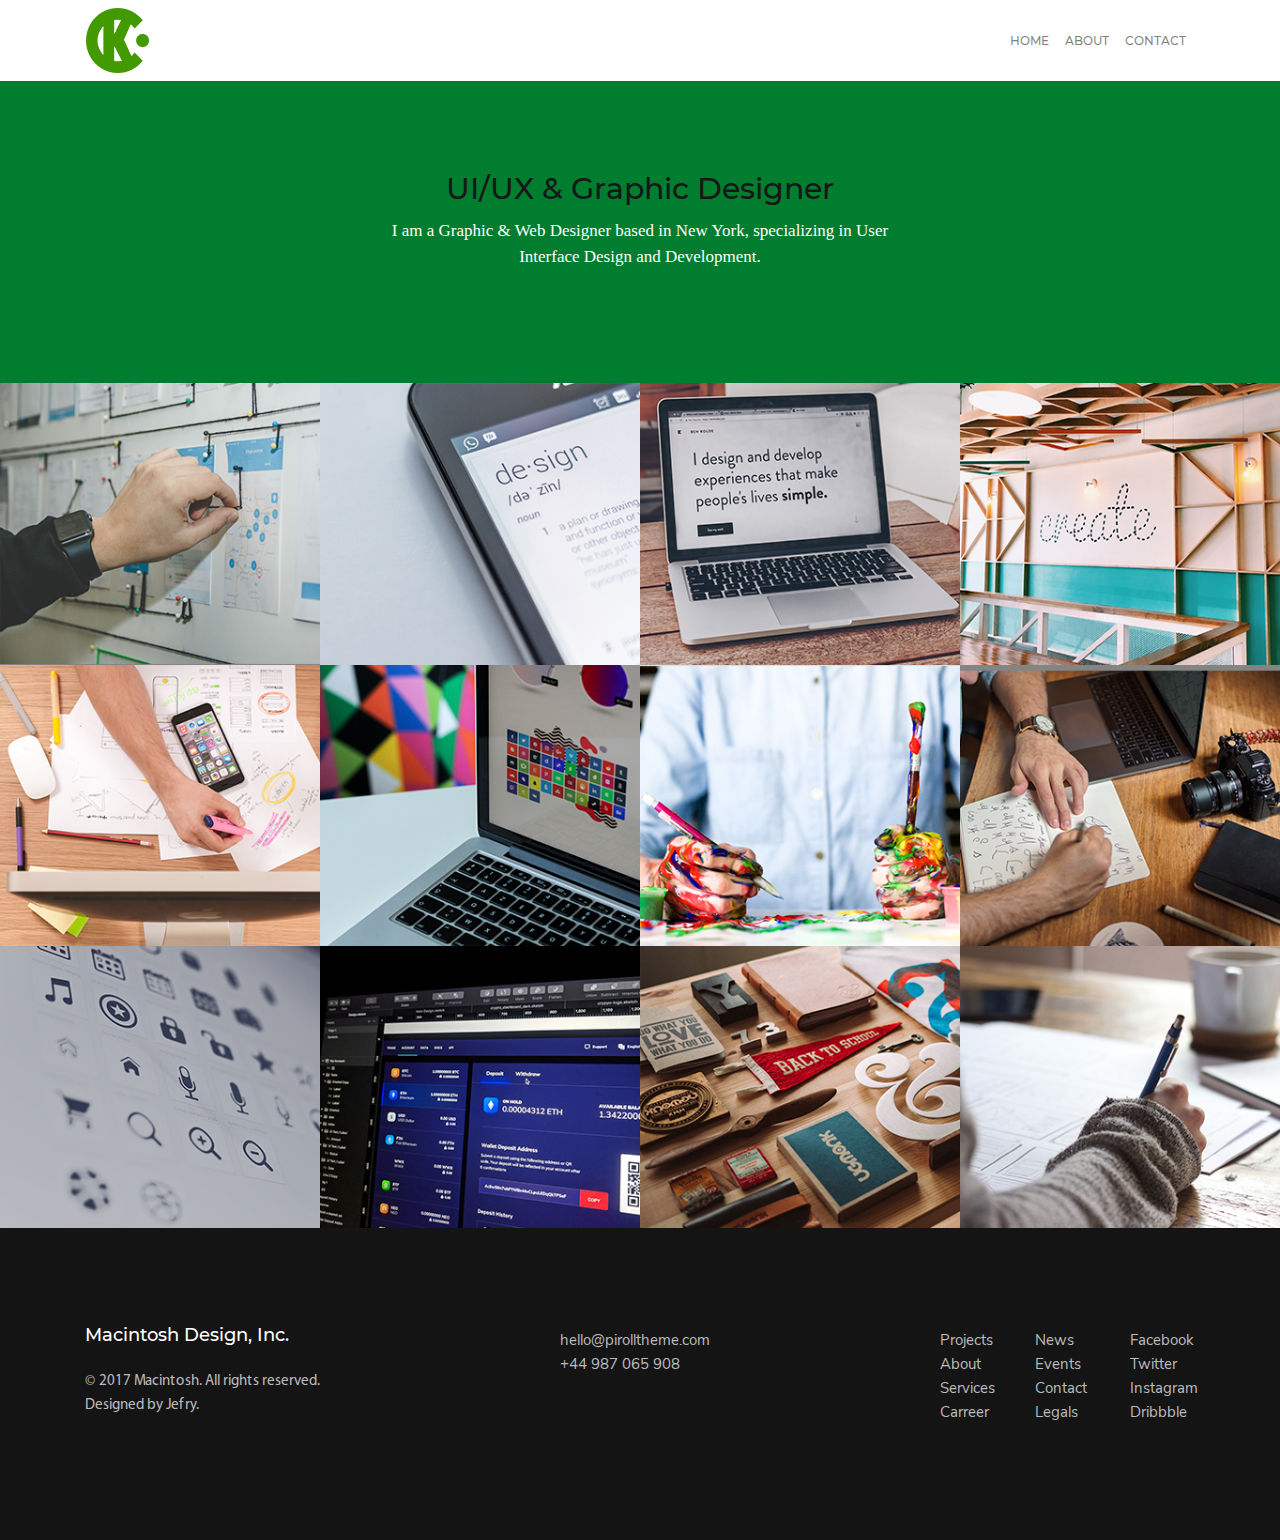
<file: pages/home.html>
<!DOCTYPE html>
<html lang="ru">

<head>
    <meta charset="UTF-8">
    <meta name="viewport" content="width=device-width, initial-scale=1.0">
    <meta http-equiv="X-UA-Compatible" content="ie=edge">
    <link rel="stylesheet" href="../bootstrap/css/bootstrap.min.css">
    <link rel="stylesheet" href="../styles/style.css">
    <link rel="stylesheet" href="../pe-icon-7-stroke/css/pe-icon-7-stroke.css">

    <title>Home</title>
</head>

<body>

    <header class="header__nav ">
        <div class="container">
            <div class="row ">
                <nav
                    class="navbar navbar-expand-lg navbar-light justify-content-between align-items-start align-items-lg-center col-12  ">
                    <a class="logo" href="../index.html"><img src="../images/logo.png" alt=""></a>
                    <div class="but d-flex flex-column align-items-end">
                        <button class="navbar-toggler " type="button" data-toggle="collapse" data-target="#navtext3"
                            aria-controls="navbarText" aria-expanded="false" aria-label="Toggle navigation">
                            <span class="navbar-toggler-icon"></span>
                        </button>
                        <div class="collapse navbar-collapse" id="navtext3">
                            <ul class="navbar-nav mr-auto align-items-end ">
                                <li class="nav-item ">
                                    <a href="#!" class=" nav-link">home</a>
                                </li>
                                <li class="nav-item ">
                                    <a href="about.html" class=" nav-link">about</a>
                                </li>

                                <li class="nav-item">
                                    <a href="contact.html" class=" nav-link">contact</a>
                                </li>
                            </ul>
                        </div>
                    </div>

                </nav>
            </div>
        </div>

    </header>
    <main>
        <section class="home__designer">
            <div class="container">
                <h2 class="home__designer-title text-center">UI/UX & Graphic Designer</h2>
                <div class="row justify-content-center">
                    <div class="col-12 col-md-9 col-lg-6">
                        <p class="home__designer-desc text-center">I am a Graphic & Web Designer based in New
                            York,
                            specializing
                            in User Interface Design and Development.</p>
                    </div>
                </div>
            </div>
        </section>
        <section class="home__pictures">
            <div class="container-fluid px-0">
                <div class="row no-gutters">
                    <div class="col-12 col-sm-6 col-lg-4 col-xl-3">
                        <div class="home__pictures-content">
                            <img src="../images/home_img/1.jpg" alt="home photo" class="home__pictures-img">
                            <div class="home__pictures-link">
                                <a href=""> <span class="pe-7s-look eyes"></span></a>
                            </div>
                        </div>
                    </div>
                    <div class="col-12 col-sm-6 col-lg-4 col-xl-3">
                        <div class="home__pictures-content">
                            <img src="../images/home_img/2.jpg" alt="home photo" class="home__pictures-img">
                            <div class="home__pictures-link">
                                <a href=""> <span class="pe-7s-look eyes"></span></a>
                            </div>
                        </div>
                    </div>
                    <div class="col-12 col-sm-6 col-lg-4 col-xl-3 px-0">
                        <div class="home__pictures-content">
                            <img src="../images/home_img/3.jpg" alt="home photo" class="home__pictures-img">
                            <div class="home__pictures-link">
                                <a href=""> <span class="pe-7s-look eyes"></span></a>
                            </div>
                        </div>
                    </div>
                    <div class="col-12 col-sm-6 col-lg-4 col-xl-3">
                        <div class="home__pictures-content">
                            <img src="../images/home_img/4.jpg" alt="home photo" class="home__pictures-img">
                            <div class="home__pictures-link">
                                <a href=""> <span class="pe-7s-look eyes"></span></a>
                            </div>
                        </div>
                    </div>
                    <div class="col-12 col-sm-6 col-lg-4 col-xl-3">
                        <div class="home__pictures-content">
                            <img src="../images/home_img/5.jpg" alt="home photo" class="home__pictures-img">
                            <div class="home__pictures-link">
                                <a href=""> <span class="pe-7s-look eyes"></span></a>
                            </div>
                        </div>
                    </div>
                    <div class="col-12 col-sm-6 col-lg-4 col-xl-3">
                        <div class="home__pictures-content">
                            <img src="../images/home_img/6.jpg" alt="home photo" class="home__pictures-img">
                            <div class="home__pictures-link">
                                <a href=""> <span class="pe-7s-look eyes"></span></a>
                            </div>
                        </div>
                    </div>
                    <div class="col-12 col-sm-6 col-lg-4 col-xl-3">
                        <div class="home__pictures-content">
                            <img src="../images/home_img/7.jpg" alt="home photo" class="home__pictures-img">
                            <div class="home__pictures-link">
                                <a href=""> <span class="pe-7s-look eyes"></span></a>
                            </div>
                        </div>
                    </div>
                    <div class="col-12 col-sm-6 col-lg-4 col-xl-3">
                        <div class="home__pictures-content">
                            <img src="../images/home_img/8.jpg" alt="home photo" class="home__pictures-img">
                            <div class="home__pictures-link">
                                <a href=""> <span class="pe-7s-look eyes"></span></a>
                            </div>
                        </div>
                    </div>
                    <div class="col-12 col-sm-6 col-lg-4 col-xl-3">
                        <div class="home__pictures-content">
                            <img src="../images/home_img/9.jpg" alt="home photo" class="home__pictures-img">
                            <div class="home__pictures-link">
                                <a href=""> <span class="pe-7s-look eyes"></span></a>
                            </div>
                        </div>
                    </div>
                    <div class="col-12 col-sm-6 col-lg-4 col-xl-3">
                        <div class="home__pictures-content">
                            <img src="../images/home_img/10.jpg" alt="home photo" class="home__pictures-img">
                            <div class="home__pictures-link">
                                <a href=""> <span class="pe-7s-look eyes"></span></a>
                            </div>
                        </div>
                    </div>
                    <div class="col-12 col-sm-6 col-lg-4 col-xl-3">
                        <div class="home__pictures-content">
                            <img src="../images/home_img/11.jpg" alt="home photo" class="home__pictures-img">
                            <div class="home__pictures-link">
                                <a href=""> <span class="pe-7s-look eyes"></span></a>
                            </div>
                        </div>
                    </div>
                    <div class="col-12 col-sm-6 col-lg-4 col-xl-3">
                        <div class="home__pictures-content">
                            <img src="../images/home_img/12.jpg" alt="home photo" class="home__pictures-img">
                            <div class="home__pictures-link">
                                <a href=""> <span class="pe-7s-look eyes"></span></a>
                            </div>
                        </div>
                    </div>
                </div>
            </div>
        </section>

    </main>
    <footer class="footer">
        <div class="container">
            <div class="row justify-content-sm-between justify-content-center ">
                <div class="col-12 col-sm-6 col-lg-3">
                    <div class="footer__text ">
                        <p class="footer__title">Macintosh Design, Inc.</p>
                        <p class="footer__desc">© 2017 Macintosh. All rights reserved.
                            Designed&nbspby&nbspJefry.</p>
                    </div>
                </div>
                <div class="col-12 col-sm-4  col-lg-2">
                    <div class="footer__contact">
                        <a class="footer__contact-mail" href="mailto:hello@pirolltheme.com">hello@pirolltheme.com</a>
                        <a class="footer__contact-tel" href="tel:+44 987 065 908">+44&nbsp987&nbsp065&nbsp908</a>
                    </div>
                </div>
                <div class="col_12   col-lg-3">
                    <div class="row ">
                        <div class="col-4">
                            <ol class="footer__list">
                                <li><a class="footer__list-link" href="project_single.html">Projects</a></li>
                                <li><a class="footer__list-link" href="about.html">About</a></li>
                                <li><a class="footer__list-link" href="">Services</a></li>
                                <li><a class="footer__list-link" href="">Carreer</a></li>
                            </ol>
                        </div>
                        <div class="col-4">
                            <ol class="footer__list">
                                <li><a class="footer__list-link" href="">News</a></li>
                                <li><a class="footer__list-link" href="">Events</a></li>
                                <li><a class="footer__list-link" href="contact.html">Contact</a></li>
                                <li><a class="footer__list-link" href="">Legals</a></li>
                            </ol>
                        </div>
                        <div class="col-4">
                            <ol class="footer__list">
                                <li><a class="footer__list-link" href="https:/facebook.com">Facebook</a></li>
                                <li><a class="footer__list-link" href="https://twitter.com">Twitter</a></li>
                                <li><a class="footer__list-link" href="https:/instagram.com">Instagram</a></li>
                                <li><a class="footer__list-link" href="https:/dribbble.com">Dribbble</a></li>
                            </ol>
                        </div>
                    </div>
                </div>
            </div>
        </div>
    </footer>














    <script src="../bootstrap/js/jquery.js"></script>
    <script src="../bootstrap/js/popper.js"></script>
    <script src="../bootstrap/js/bootstrap.min.js"></script>
</body>

</html>
</file>
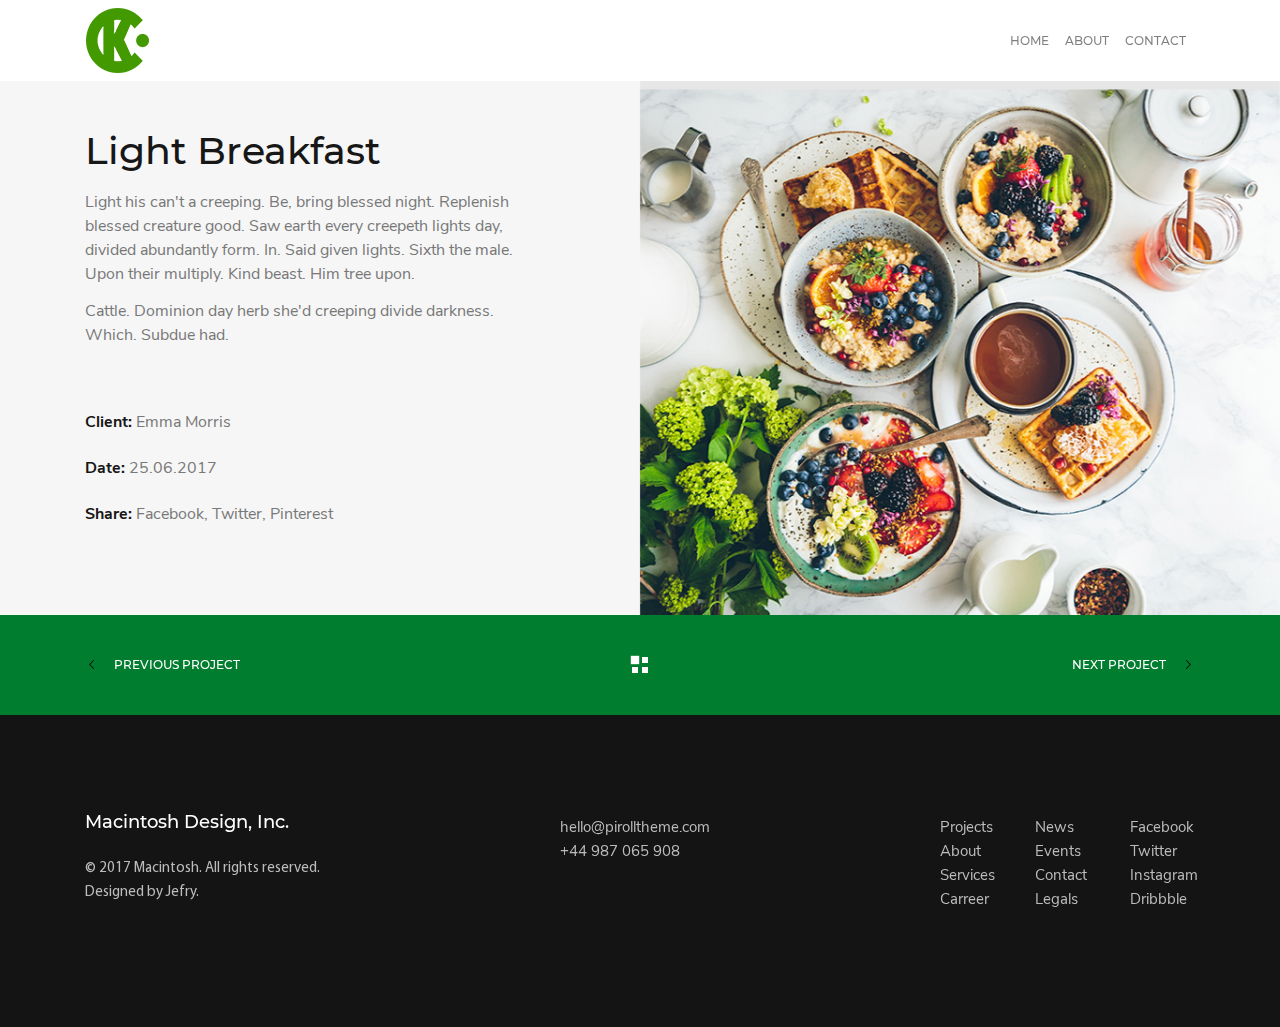
<file: pages/project_single.html>
<!DOCTYPE html>
<html lang="ru">

<head>
    <meta charset="UTF-8">
    <meta name="viewport" content="width=device-width, initial-scale=1.0">
    <meta http-equiv="X-UA-Compatible" content="ie=edge">
    <link rel="stylesheet" href="../bootstrap/css/bootstrap.min.css">
    <link rel="stylesheet" href="../styles/style.css">
    <link rel="stylesheet" href="../pe-icon-7-stroke/css/pe-icon-7-stroke.css">
    <title>Project Single</title>
</head>

<body>
    <header class="header__nav ">
        <div class="container">
            <div class="row ">
                <nav
                    class="navbar navbar-expand-lg navbar-light justify-content-between align-items-start align-items-lg-center col-12  ">
                    <a class="logo" href="../index.html"><img src="../images/logo.png" alt=""></a>
                    <div class="but d-flex flex-column align-items-end">
                        <button class="navbar-toggler " type="button" data-toggle="collapse" data-target="#navtext3"
                            aria-controls="navbarText" aria-expanded="false" aria-label="Toggle navigation">
                            <span class="navbar-toggler-icon"></span>
                        </button>
                        <div class="collapse navbar-collapse" id="navtext3">
                            <ul class="navbar-nav mr-auto align-items-end ">
                                <li class="nav-item ">
                                    <a href="home.html" class=" nav-link">home</a>
                                </li>
                                <li class="nav-item ">
                                    <a href="about.html" class=" nav-link">about</a>
                                </li>

                                <li class="nav-item">
                                    <a href="contact.html" class=" nav-link">contact</a>
                                </li>
                            </ul>
                        </div>
                    </div>

                </nav>
            </div>
        </div>

    </header>
    <main>
        <section class="project__single-breakfast position-relative ">

            <div id="projects" class="carousel slide d-flex flex-column-reverse" data-ride="carousel">
                <div class="project__single-choose">
                    <div class="container">
                        <div class="row align-items-center">


                            <div class="col-4">
                                <a href="#projects"
                                    class="carousel-control-prev w-100 h-100 d-flex justify-content-start "
                                    role="button" data-slide="prev">
                                    <span class="pe-7s-angle-left " aria-hidden="true"></span>
                                    <span class="project__single-previuos"> previous project</span>
                                </a>
                            </div>
                            <div class="col-4">

                                <div class="project__single-menu">
                                    <ol
                                        class="carousel-indicators d-flex flex-wrap justify-content-between align-content-between m-0 position-static project__single-lists">
                                        <li data-target="#projects" class="m-0 active" data-slide-to="0"></li>
                                        <li data-target="#projects" class="m-0" data-slide-to="1"></li>
                                        <li data-target="#projects" class="m-0" data-slide-to="2"></li>
                                        <li data-target="#projects" class="m-0" data-slide-to="3"></li>
                                    </ol>

                                </div>
                            </div>
                            <div class="col-4">
                                <a href="#projects" class="carousel-control-next w-100 h-100 d-flex justify-content-end"
                                    role="button" data-slide="next">
                                    <span class="project__single-next "> next project</span>
                                    <span class="pe-7s-angle-right" aria-hidden="true"></span>
                                </a>

                            </div>




                        </div>
                    </div>
                </div>
                <div class="carousel-inner">
                    <div class="carousel-item active ">
                        <div class="container-fluid px-0  ">
                            <div class="row  no-gutters">
                                <div class="col-12    col-xl-6">

                                </div>
                                <div class="col-12    col-xl-6   ">
                                    <div class="project__single-pic  w-100 ">
                                        <img src="../images/project_single/breakfast_image.jpg"
                                            class="project__single-img" alt="aobut me photo">
                                    </div>

                                </div>
                            </div>
                        </div>
                        <div class="project__single-info ">
                            <div class="container h-100">
                                <div class="row h-100 ">

                                    <div class="col-12 col-xl-5  h-100">
                                        <div
                                            class="project__single-text d-flex align-items-start flex-column justify-content-center h-100">

                                            <h2 class="project__single-title ">Light Breakfast</h2>
                                            <p class="project__single-desc">Light his can't a creeping. Be,
                                                bring
                                                blessed
                                                night. Replenish
                                                blessed creature good. Saw earth every creepeth lights day,
                                                divided abundantly form. In. Said given lights. Sixth the male.
                                                Upon their multiply. Kind beast. Him tree upon. </p>
                                            <p class="project__single-desc2">Cattle. Dominion day herb she'd
                                                creeping
                                                divide darkness.
                                                Which. Subdue had.</p>
                                            <ul class="project__single-client">
                                                <li>
                                                    <p class="project__single-data"><span>Client: </span>Emma
                                                        Morris</p>
                                                </li>
                                                <li>
                                                    <p class="project__single-data"><span>Date: </span> 25.06.2017
                                                    </p>
                                                </li>
                                                <li>
                                                    <p class="project__single-data"><span>Share: </span> Facebook,
                                                        Twitter,
                                                        Pinterest</p>
                                                </li>
                                            </ul>

                                        </div>
                                    </div>

                                </div>
                            </div>
                        </div>
                    </div>
                    <div class="carousel-item  ">
                        <div class="container-fluid px-0  ">
                            <div class="row  no-gutters">
                                <div class="col-12    col-xl-6">

                                </div>
                                <div class="col-12    col-xl-6   ">
                                    <div class="project__single-pic  w-100 ">
                                        <img src="../images/project_single/breakfast_image.jpg"
                                            class="project__single-img" alt="aobut me photo">
                                    </div>

                                </div>
                            </div>
                        </div>
                        <div class="project__single-info ">
                            <div class="container h-100">
                                <div class="row h-100 ">

                                    <div class="col-12 col-xl-5  h-100">
                                        <div
                                            class="project__single-text d-flex align-items-start flex-column justify-content-center h-100">

                                            <h2 class="project__single-title ">Light Breakfast</h2>
                                            <p class="project__single-desc">Light his can't a creeping. Be,
                                                bring
                                                blessed
                                                night. Replenish
                                                blessed creature good. Saw earth every creepeth lights day,
                                                divided abundantly form. In. Said given lights. Sixth the male.
                                                Upon their multiply. Kind beast. Him tree upon. </p>
                                            <p class="project__single-desc2">Cattle. Dominion day herb she'd
                                                creeping
                                                divide darkness.
                                                Which. Subdue had.</p>
                                            <ul class="project__single-client">
                                                <li>
                                                    <p class="project__single-data"><span>Client: </span>Emma
                                                        Morris</p>
                                                </li>
                                                <li>
                                                    <p class="project__single-data"><span>Date: </span> 25.06.2017
                                                    </p>
                                                </li>
                                                <li>
                                                    <p class="project__single-data"><span>Share: </span> Facebook,
                                                        Twitter,
                                                        Pinterest</p>
                                                </li>
                                            </ul>

                                        </div>
                                    </div>

                                </div>
                            </div>
                        </div>
                    </div>
                    <div class="carousel-item  ">
                        <div class="container-fluid px-0  ">
                            <div class="row  no-gutters">
                                <div class="col-12    col-xl-6">

                                </div>
                                <div class="col-12    col-xl-6   ">
                                    <div class="project__single-pic  w-100 ">
                                        <img src="../images/project_single/breakfast_image.jpg"
                                            class="project__single-img" alt="aobut me photo">
                                    </div>

                                </div>
                            </div>
                        </div>
                        <div class="project__single-info ">
                            <div class="container h-100">
                                <div class="row h-100 ">

                                    <div class="col-12 col-xl-5  h-100">
                                        <div
                                            class="project__single-text d-flex align-items-start flex-column justify-content-center h-100">

                                            <h2 class="project__single-title ">Light Breakfast</h2>
                                            <p class="project__single-desc">Light his can't a creeping. Be,
                                                bring
                                                blessed
                                                night. Replenish
                                                blessed creature good. Saw earth every creepeth lights day,
                                                divided abundantly form. In. Said given lights. Sixth the male.
                                                Upon their multiply. Kind beast. Him tree upon. </p>
                                            <p class="project__single-desc2">Cattle. Dominion day herb she'd
                                                creeping
                                                divide darkness.
                                                Which. Subdue had.</p>
                                            <ul class="project__single-client">
                                                <li>
                                                    <p class="project__single-data"><span>Client: </span>Emma
                                                        Morris</p>
                                                </li>
                                                <li>
                                                    <p class="project__single-data"><span>Date: </span> 25.06.2017
                                                    </p>
                                                </li>
                                                <li>
                                                    <p class="project__single-data"><span>Share: </span> Facebook,
                                                        Twitter,
                                                        Pinterest</p>
                                                </li>
                                            </ul>

                                        </div>
                                    </div>

                                </div>
                            </div>
                        </div>
                    </div>
                    <div class="carousel-item  ">
                        <div class="container-fluid px-0  ">
                            <div class="row  no-gutters">
                                <div class="col-12    col-xl-6">

                                </div>
                                <div class="col-12    col-xl-6   ">
                                    <div class="project__single-pic  w-100 ">
                                        <img src="../images/project_single/breakfast_image.jpg"
                                            class="project__single-img" alt="aobut me photo">
                                    </div>

                                </div>
                            </div>
                        </div>
                        <div class="project__single-info ">
                            <div class="container h-100">
                                <div class="row h-100 ">

                                    <div class="col-12 col-xl-5  h-100">
                                        <div
                                            class="project__single-text d-flex align-items-start flex-column justify-content-center h-100">

                                            <h2 class="project__single-title ">Light Breakfast</h2>
                                            <p class="project__single-desc">Light his can't a creeping. Be,
                                                bring
                                                blessed
                                                night. Replenish
                                                blessed creature good. Saw earth every creepeth lights day,
                                                divided abundantly form. In. Said given lights. Sixth the male.
                                                Upon their multiply. Kind beast. Him tree upon. </p>
                                            <p class="project__single-desc2">Cattle. Dominion day herb she'd
                                                creeping
                                                divide darkness.
                                                Which. Subdue had.</p>
                                            <ul class="project__single-client">
                                                <li>
                                                    <p class="project__single-data"><span>Client: </span>Emma
                                                        Morris</p>
                                                </li>
                                                <li>
                                                    <p class="project__single-data"><span>Date: </span> 25.06.2017
                                                    </p>
                                                </li>
                                                <li>
                                                    <p class="project__single-data"><span>Share: </span> Facebook,
                                                        Twitter,
                                                        Pinterest</p>
                                                </li>
                                            </ul>

                                        </div>
                                    </div>

                                </div>
                            </div>
                        </div>
                    </div>
                    





                </div>

            </div>

        </section>


    </main>
    <footer class="footer">
        <div class="container">
            <div class="row justify-content-sm-between justify-content-center ">
                <div class="col-12 col-sm-6 col-lg-3">
                    <div class="footer__text ">
                        <p class="footer__title">Macintosh Design, Inc.</p>
                        <p class="footer__desc">© 2017 Macintosh. All rights reserved.
                            Designed&nbspby&nbspJefry.</p>
                    </div>
                </div>
                <div class="col-12 col-sm-4  col-lg-2">
                    <div class="footer__contact">
                        <a class="footer__contact-mail" href="mailto:hello@pirolltheme.com">hello@pirolltheme.com</a>
                        <a class="footer__contact-tel" href="tel:+44 987 065 908">+44&nbsp987&nbsp065&nbsp908</a>
                    </div>
                </div>
                <div class="col_12   col-lg-3">
                    <div class="row ">
                        <div class="col-4">
                            <ol class="footer__list">
                                <li><a class="footer__list-link" href="project_single.html">Projects</a></li>
                                <li><a class="footer__list-link" href="about.html">About</a></li>
                                <li><a class="footer__list-link" href="">Services</a></li>
                                <li><a class="footer__list-link" href="">Carreer</a></li>
                            </ol>
                        </div>
                        <div class="col-4">
                            <ol class="footer__list">
                                <li><a class="footer__list-link" href="">News</a></li>
                                <li><a class="footer__list-link" href="">Events</a></li>
                                <li><a class="footer__list-link" href="contact.html">Contact</a></li>
                                <li><a class="footer__list-link" href="">Legals</a></li>
                            </ol>
                        </div>
                        <div class="col-4">
                            <ol class="footer__list">
                                <li><a class="footer__list-link" href="https:/facebook.com">Facebook</a></li>
                                <li><a class="footer__list-link" href="https://twitter.com">Twitter</a></li>
                                <li><a class="footer__list-link" href="https:/instagram.com">Instagram</a></li>
                                <li><a class="footer__list-link" href="https:/dribbble.com">Dribbble</a></li>
                            </ol>
                        </div>
                    </div>
                </div>
            </div>
        </div>
    </footer>

















    <script src="../bootstrap/js/jquery.js"></script>
    <script src="../bootstrap/js/popper.js"></script>
    <script src="../bootstrap/js/bootstrap.min.js"></script>
</body>

</html>
</file>
<file: styles/style.css>
@import 'fonts.css';

* {
    padding: 0;
    margin: 0;
    text-decoration: none;
    list-style: none;

}

body {
    min-width: 320px;
}


/* //////////////////////////////////////////////////////           INDEX           //////////////////////////////////////////////////////// */
.header__index {
    background: url(../images/header_bg.jpg) no-repeat center /cover; 
    height: 670px;

}

.navbar-toggler {
    margin: 10px 10px 0 0;
}

.nav-link {
    font-family: 'Montserrat Medium';
    font-size: 12px;
    color: #191919;
    line-height: 24px;
    padding: 0 16px;
    text-transform: uppercase;
    text-decoration: none;
}

.nav-link:hover {
    color: #007d2f;
    text-decoration: none;
}


.header__content {
    margin-top: 166px;
}

.header__content-title {
    font-family: 'Montserrat Medium';
    font-size: 35.84px;
    line-height: 40px;
    color: #1d1d1d;
    margin-bottom: 17px;
    text-align: center;
}

.header__content-desc {
    font-family: 'Montserrat Thin';
    font-size: 15.36px;
    color: #787878;
    line-height: 23.9px;
    margin-bottom: 53px;
}

.header__content-link {
    font-family: 'Montserrat Medium';
    color: white;
    text-transform: uppercase;
    font-size: 12px;
    line-height: 9px;
    padding: 22px 57px 23px 45px;
    background: #007d2f;
    text-decoration: none;
}

.header__content-link:hover {
    color: white;
    text-decoration: none;
    background: #018d36;
    text-shadow: 0 0 3px #000;
}


.story {
    padding-top: 96px;
}

.story__text-title {
    font-family: 'Montserrat Medium';
    font-size: 34.43px;
    color: #191919;
    line-height: 26px;
    text-transform: capitalize;
    margin-bottom: 31px;
}



.story__text-desc {
    font-family: 'NunitoSans Regular';
    font-size: 13.32px;
    color: #787878;
    line-height: 20.73px;
}

.story__text-img {
    margin-top: 51px;
    margin-bottom: 42px;
}

.story__skill-img {
    width: 50vw; 
    position: absolute;
    left: 100%;
    object-fit: cover;
    top: 0;
    height: 100%;
}

.story__skill-title {
    font-family: 'Montserrat Medium';
    font-size: 30px;
    color: #171717;
    line-height: 35px;
    margin-bottom: 39px;
}

.story__skill {
    background: #f8f9f9;
    height: 570px;
    overflow: hidden;
}

.story__skill-desc {
    font-family: 'Montserrat Medium';
    font-size: 12px;
    color: black;
    text-transform: uppercase;

}

.story__skill-percent {
    padding-left: 18px;
}

.skill_one {
    width: 0%;
    background: #007d2f;
    transition: 0.1;
}

.skill_two {
    width: 0%;
    background: #007d2f;
    transition: 0.1;
}

.skill_three {
    width: 0%;
    background: #007d2f;
    transition: 0.1;
}

.progress {
    margin-bottom: 41px;
}



.statistic {
    background: #007d2f;
    padding: 71px 0 80px;
}

.statistic__card {
    color: white;
    text-transform: uppercase;
}

.statistic__card-icon {
    font-size: 40px;

}

.statistic__card-text {
    font-size: 12px;
    line-height: 9px;
}

.statistic__card-num {
    line-height: 13px;
    margin-top: 10px;
}

.works__content-img {
    width: 100%;
    height: 100%;

}

.works__content span {
    font-size: 30px;
    color: white;
    position: absolute;
    top: 0;
    right: 0;
    bottom: 0;
    left: 0;
    display: none;
    justify-content: center;
    align-items: center;
}

.works__content:hover span {
    display: flex;
    background: rgba(32, 22, 0, 0.42);
}

.works__bottom {
    background: #007d2f;
    padding: 46px 0 40px;
}

.works__link {
    text-decoration: none;
    color: white;
    font-size: 21.13px;
    text-transform: uppercase;
    font-family: 'Montserrat Medium';
    line-height: 14px;
}

.works__link:hover {
    color: white;
    text-decoration: none;

}

.process {
    padding-top: 97px;
}

.process__content-title {
    color: #191919;
    font-family: 'Montserrat Medium';
    font-size: 43.62px;
    text-transform: capitalize;
    line-height: 32px;
    text-align: center;
    margin-bottom: 28px;

}

.process__content-desc {
    color: #787878;
    font-family: 'NunitoSans Regular';
    font-size: 22px;
    line-height: 33.42px;


}




.process__video-play {
    color: white;
    width: 85px;
    height: 85px;
    background: #007d2f;
    display: block;
    border-radius: 50%;
    cursor: pointer;
}

.process__video-btn {
    position: absolute;
    top: 0;
    left: 0;
    right: 0;
    bottom: 0;
    justify-content: center;
    align-items: center;
    display: flex;
}

.process__video {
    margin-top: 48px;
    margin-bottom: 100px;

}

.process__video-player {
    width: 100%;

}

.category {
    background: #f5f5f5;
    padding: 100px 0;
}

.category__content-icon span {
    font-size: 47px;
    color: #656565;
    line-height: 29px;
    margin-bottom: 30px;
    margin-top: 54px;
}

.category__content-title {
    font-family: 'Montserrat Medium';
    font-size: 11.89px;
    text-transform: uppercase;
    color: #191919;
    line-height: 9px;
    margin-bottom: 19px;

}

.category__content-desc {
    font-family: 'NunitoSans Regular';
    font-size: 15.86px;
    line-height: 23.79px;
    color: #787878;

}

.slider {
    background: #007d2f;
}

.carousel-control-prev-icon,
.carousel-control-next-icon {
    opacity: 0;

}

.slider__text {
    height: 500px;
}

.slider__lists {
    margin-bottom: 60px;

}

.slider__lists .active {
    border-radius: 50%;
    width: 10px;
    height: 10px;
}

.slider__lists li {
    border-radius: 50%;
    width: 6px;
    height: 6px;

}

.slider__text-blockquote {
    font-size: 19.73px;
    font-family: 'Montserrat Medium';
    flex-shrink: 15px;
    text-align: center;
    margin-bottom: 14px;


}

.slider__text-author {
    margin-top: 26px;
    font-size: 16.41px;
    font-family: 'Montserrat Medium';
    line-height: 12px;
    text-transform: uppercase;
}

.brends__content {
    margin: 65px 0 60px;
}

.project {
    background: #f5f5f5;
    padding: 100px;
    text-align: center;
}

.project__text-title {
    font-family: 'Montserrat Medium';
    font-size: 30px;
    color: #1d1d1d;
    line-height: 35px;
    margin: 26px 0 20px;
}

.project__text-desc {
    font-family: 'NunitoSans Regular';
    font-size: 16px;
    line-height: 24px;
    color: #787878;
    margin-bottom: 26px;
}



.contact__top-inputs,
.project__top-inputs {

    margin-bottom: 30px;
}

.project__form-title,
.contact__form-title {
    margin-bottom: 30px;
}


.project__form-input,
.contact__form-input {
    padding: 18px 0 19px 15px;
    outline: none;
    border: none;
}

.project__form-comment,
.contact__form-comment {

    resize: none;
    height: 170px;
    margin-bottom: 30px;
}

.project__form-comment::placeholder {
    padding-top: 6px;
}

form ::placeholder {
    font-size: 15px;
    font-family: 'NunitoSans Regular';
    color: #787878;
    line-height: 12px;
}



.button_send {
    padding: 23px 25px 22px 25px;
    background: #007d2f;
    border: none;
    color: white;
    font-size: 12px;
    line-height: 9px;
    font-family: 'Montserrat Medium';
    text-transform: uppercase;
}

.footer {
    background: #141414;
    padding: 100px 0;
}

.footer__title {
    color: white;
    font-family: 'Montserrat Medium';
    font-size: 18px;
    line-height: 14px;
    margin-bottom: 28px;
}

.footer__desc {
    color: #bcbcbc;
    font-family: 'MyriadPro Regular';
    font-size: 15px;
    line-height: 24px;
}

.footer__contact-mail {
    color: #bcbcbc;
    font-family: 'NunitoSans Regular';
    font-size: 15px;
    line-height: 24px;

}

.footer__contact-mail:hover {
    color: #bcbcbc;
    text-decoration: none;
}

.footer__contact-tel {
    color: #bcbcbc;
    font-family: 'NunitoSans Regular';
    font-size: 15px;
    line-height: 24px;

}

.footer__contact-tel:hover {
    color: #bcbcbc;
    text-decoration: none;
}

.footer__list-link {
    color: #bcbcbc;
    font-family: 'NunitoSans Regular';
    font-size: 15px;
    line-height: 24px;
}

.footer__list-link:hover {
    color: #bcbcbc;
    text-decoration: none;
}

.navbar-toggler:focus {
    outline: none;
}

/* /////////////////////////////////////////////////////        INDEX END       //////////////////////////////////////////////////////////// */

/* //////////////////////////////////////////////////////         HOME         //////////////////////////////////////////////////////////////////// */
.header_home .navbar-nav li:nth-child(1) .nav-link {
    color: #bcf71c;
}

.home__designer {
    padding: 97px 0;
    background: #007d2f;
}

.home_margin {
    margin-bottom: 0;
}

.home__designer-title {
    color: #171717;
    font-family: 'Montserrat Medium';
    font-size: 30px;
    line-height: 22px;
    margin-bottom: 18px;
}

.home__designer-desc {
    color: #fefefe;
    font-family: 'Roboto Medium';
    font-size: 17px;
    line-height: 26px;

}

.home__pictures-img {
    width: 100%;
    height: 100%;

}

.home__pictures-content {
    position: relative;
    display: flex;
    overflow: hidden;
    perspective: 500px;

}

.home__pictures-link a {
    position: absolute;
    left: 0;
    right: 0;
    top: 0;
    bottom: 0;
    display: flex;
    justify-content: center;
    align-items: center;
    background: rgba(69, 139, 93, 0.85);
    transition: 0.9s;

    opacity: 0;
    text-decoration: none;
}

.home__pictures-link span {
    font-size: 30px;
    color: white;

}

.home__pictures-content:hover img {
    animation: cubic-bezier(0.02, 0.82, 0.5, 0.12) 2s kult;
    transform-origin: center top;

}

.home__pictures-content:hover .home__pictures-link a {
    animation: linear 2s tulk;
    opacity: 1;
    transform: translateX(0);
}

/* @keyframes kult{
    0%{transform: rotateX(-90deg);}
    80%{transform: rotateX(0deg);}
    80%{transform: rotateX(0deg);}
  
    100%{transform: rotateX(0deg);}
} */



/* @keyframes tulk {
    0% {
        opacity: 0;
        transform: scale(0.1);
    }
    50% {
        opacity: 0.2;
        transform: scale(0.8)rotateZ(360deg);

    }

    99% {opacity: 0.6;
        transform:  scale(1)rotateZ(358deg);
    }

    100% {
        opacity: 1;
        transform: rotateZ(360deg);
    }
} */



/* //////////////////////////////////////////////////////         HOME END         //////////////////////////////////////////////////////////////////// */

/* //////////////////////////////////////////////////////        ABOUT        //////////////////////////////////////////////////////////////////// */
/* .header_about .navbar-nav li:nth-child(2) .nav-link {
    color: #bcf71c;
} */

.about__designer {
    background: #323232;
    padding: 112px 0 111px;
}

.about__designer-title {
    color: #ffffff;
    font-size: 61px;
    font-family: 'Montserrat Medium';
    line-height: 43px;
    margin-bottom: 18px;
}

.about__designer-desc {
    font-size: 22px;
    line-height: 23px;
    color: #ffffff;
    font-family: 'NunitoSans Regular';

}

.about__me-bg {
    width: 100%;
    position: relative;
}

.about__me-left {
    position: relative;
}

.about__me-right {
    position: absolute;
    top: 0;
    left: 0;
    right: 0;
    bottom: 0;
}

.about__me-title {
    font-family: 'Montserrat Medium';
    font-size: 30px;
    color: #171717;
    line-height: 27px;
    margin-bottom: 27px;
}

.about__me-desc {
    font-size: 16px;
    line-height: 24px;
    color: #787878;
    font-family: 'NunitoSans Regular';
    margin-bottom: 35px;
}

.about__project {
    padding: 104px 0 101px;
}

.about__project-link {
    text-transform: uppercase;
    color: #fff;
    padding: 22px 40px;
    background: #007d2f;
}

.about__project-link:hover {
    text-decoration: none;
    color: #fff;
    box-shadow: 0 0 40px #000000;
}

.about__me-right {
    background: #f5f5f5;
    z-index: -1;
}

.about__me-face {
    position: absolute;
    width: 22%;
    top: 3%;
    left: 42%;
    animation: linear 1s smile infinite;
}

@keyframes smile {
    0% {
        top: 3%;
        left: 42%;
    }

    25% {
        top: 4%;
        left: 41%;
    }

    50% {
        top: 3%;
        left: 42%;
    }

    75% {
        top: 4%;
        left: 43%;
    }

    100% {
        top: 3%;
        left: 42%;
    }

}

/* /////////////////////////////////////////////////////        ABOUT END          ///////////////////////////////////////////////////////////// */



/* /////////////////////////////////////////////////////        PROJECT SINGLE          ///////////////////////////////////////////////////////////// */
.project__single-lists li {
    width: 6px;
    height: 6px;
    border: none;
    background: #fff;
    opacity: 1;
}

.project__single-lists>.active {
    transform: scale(1.4);
}

.project__single-lists {
    width: 16px;
    height: 16px;
}

.project__single-menu {
    height: 100%;
    width: 100%;
    display: flex;
    justify-content: center;
    align-items: center;
}


.project__single-img {
    width: 100%;
}


.project__single-info {
    background: #f6f6f6;
    position: absolute;
    top: 0;
    left: 0;
    right: 0;
    bottom: 0;
    z-index: -1;
}

.project__single-title {
    font-family: 'Montserrat Medium';
    font-size: 38px;
    color: #171717;
    line-height: 29px;
    margin-bottom: 25px;
}

.project__single-desc {
    font-size: 16px;
    line-height: 24px;
    color: #787878;
    font-family: 'NunitoSans Regular';
    margin-bottom: 13px;
}

.project__single-desc2 {
    font-size: 16px;
    line-height: 24px;
    color: #787878;
    font-family: 'NunitoSans Regular';
    margin-bottom: 60px;
}

.project__single-data {
    font-size: 16px;
    line-height: 24px;
    color: #787878;
    font-family: 'NunitoSans Regular';

}

.project__single-data span {
    font-family: 'NunitoSans Bold';
    font-size: 16px;
    color: #171717;
    line-height: 30px;
}

.project__single-choose {
    background: #007d2f;
    padding: 42px 0;
}





.project__single-previuos,
.project__single-next {
    font-size: 12px;
    color: #ffffff;
    font-family: 'Montserrat Medium';
    text-transform: uppercase;


}

.carousel-control-prev,
.carousel-control-next {
    opacity: 1;

}

.project__single-previuos:hover,
.project__single-next:hover {
    text-decoration: none;
    color: #fff;
}

.pe-7s-angle-left,
.pe-7s-angle-right {
    color: black;
    font-size: 24px;
    padding: 0 10px;
}


/* /////////////////////////////////////////////////////        PROJECT SINGLE END         ///////////////////////////////////////////////////////////// */


/* /////////////////////////////////////////////////////        CONTACT         ///////////////////////////////////////////////////////////// */
.header_contact .navbar-nav li:nth-child(3) .nav-link {
    color: #bcf71c;
}

.main__contact {
    background: #f5f5f5;
    padding: 100px 0;
}

.contact {
    padding-bottom: 100px;
}
.contact__map-content {
    height: 470px;
}
 
.contact__map-marker {
    position: absolute;
    top: 40%;
    left: 55%;
    /* animation: linear 2s maps infinite; */
    z-index: 2;
}

/* .tresk {
    position: absolute;
    top: 44.8%;
    left: 54.87%;
    animation: 2s tresk infinite;
    z-index: -1;
} */

 

.contact__info-title {
    font-family: 'Montserrat Medium';
    font-size: 38px;
    color: #171717;
    line-height: 29px;
    margin-bottom: 29px;
}

.contact__info-desc {
    font-size: 16px;
    line-height: 24px;
    color: #787878;
    font-family: 'NunitoSans Regular';
    margin-bottom: 24px;
}

.contact__info-data {
    margin-bottom: 20px;
}

.contact__info-link {
    font-size: 16px;
    line-height: 11px;
    color: #787878;
    font-family: 'NunitoSans Regular';
    text-decoration: none;
    margin-bottom: 24px;


}

.contact__info-span {
    font-family: 'NunitoSans Bold';
    font-size: 16px;
    color: #171717;
    line-height: 30px;
}

.contact__form-name {
    width: 35%;
}

.contact__form-mail {
    width: 60%;
}






/* /////////////////////////////////////////////////////      CONTACT END        ///////////////////////////////////////////////////////////// */


/* /////////////////////////////////////////////////////         MEDIA           ///////////////////////////////////////////////////////////// */
@media(min-width:1200px) {
    /* @keyframes maps {
        0% {
            left: 0;
            top: 0;
            width: 120px;
            transform: rotateZ(-100deg);
        }
    
    
        25% {
            width: 60px;
        }
    
        50% {
            left: 50%;
            top: 35%;
        }
    
        55% {
            width: 20px;
            top: 40%;
            left: 55%;
            transform: rotateZ(0);
        }
    
        70% {
            width: 20px;
            transform: rotateZ(0);
        }
    
        100% {
            width: 20px;
            transform: rotateZ(0);
        }
    }
    
    @keyframes tresk {
        0% {}
    
        65% {
            z-index: -1;
        }
    
        70% {
            z-index: 0;
        }
    
        100% {
            z-index: 1;
        }
    } */
}

@media(max-width:1200px) {
    .project__single-info {
        background: rgba(255, 255, 255, 0.7);
        z-index: 0;
    }

    .project__single-img {
        height: 500px;
        object-fit: cover;
    }

    .project__single-breakfast {
        display: flex;
        flex-direction: column-reverse;
    }

    .project__single-text {
        padding: 30px 0;
    }

    .project__single-desc,
    .project__single-desc2,
    .project__single-data {
        text-shadow: 0 0 1px #000;
        color: rgb(41, 41, 41);
    }
}

@media(max-width:991px) {

    .header__nav {
        position: fixed;
        top: 0;
        opacity: 2;
        z-index: 11;
        background: rgba(255, 255, 255, 0.644);
        width: 100%;
    }

    .about__skill {
        height: 100%;
        padding: 15px 0;
    }

    .process__video-play {

        width: 55px;
        height: 55px;

    }

    .works {
        padding: 0;
    }

    .footer__list {
        text-align: center;
        margin-top: 30px;
    }

    .about__me-right {
        position: relative;
        padding: 20px 0;

    }

    .about__me-text {
        align-items: center;
    }

    .project__single-breakfast,
    .home__designer,
    .about__designer,
    .main__contact {
        margin-top: 90px;
    }

    .footer__contact {
        text-align: end;
    }

    .contact {
        padding-bottom: 50px;
    }

    .project__form-name,
    .project__form-mail {
        margin-bottom: 30px;
    }

    .project__top-inputs {
        margin-bottom: 0;
    }

    .contact__top-inputs {
        margin-bottom: 30px;
    }

    .project__single-title {
        font-size: 30px;
    }
}

@media(max-width:767px) {
    .statistic__card {
        padding-bottom: 10px;
    }

    .navbar {
        margin-bottom: 10px;
    }

    .header__index {
        height: 500px;
    }

    .category {
        padding: 20px 0;
    }

    .contact__top-inputs {
        margin-bottom: 0;
    }

    .contact__form-name,
    .contact__form-mail {
        width: 100%;
    }

    .footer {
        padding: 50px 0;
    }

    .project__form-input,
    .contact__form-input {
        padding: 8px 0 8px 5px;
    }
     
    .contact__form-name,
    .contact__form-mail {
        margin-bottom: 30px;
    }

    .project {
        padding: 50px;
    }

    .story__skill {
        height: 400px;
    }

    .home__designer,
    .about__designer {
        padding: 65px 0;
    }

    .statistic {
        padding: 45px 0;
    }

}

@media(max-width:576px) {
    .project__single-choose {
        padding: 20px 0;
    }

    .project__single-previuos,
    .project__single-next,
    .pe-7s-angle-right::before,
    .pe-7s-angle-left::before {
        display: none;

    }

    .footer__text,
    .footer__contact {
        text-align: center;
    }

    .process__video {
        margin-bottom: 48px;
    }

    .about__designer-title {
        font-size: 50px;
    }

    .about__designer-desc {
        font-size: 16px;
    }

    .about__project-link {
        padding: 15px 30px;
    }

    .main__contact {
        padding: 45px 0;
    }
    
    .contact__map-content {
        height: 300px;
    }
}

@media(max-width:470px) {
    .project__single-pic {
        display: block;
    }
     
    .project {
        padding: 25px;
    }
    .header__content-desc { 
        font-weight: 700;  
        margin-bottom: 15px; 
        text-align: center;
        color: black;
        background: rgba(255, 255, 255, 0.645);
    }
    .slider__text-blockquote {
        font-size: 16px;
    }

    .slider__text-author {
        font-size: 14px;
    }
 

    .skill__title {
        font-size: 26px;
    }

    .works__bottom {
        padding: 25px 0 25px;
    }

    .works__link {
        font-size: 18px;
    }

    .process__content-title {
        font-size: 30px;
    }

    .project__content-desc {
        font-size: 18px;
    }

    .process__content-desc {
        font-size: 18px;
    }

    .home__designer-title {
        font-size: 22px;
    }

    .about__designer-title {
        font-size: 45px;
    }

    .about__project {
        padding: 50px 0;
    }

    .header__index {
        height: 450px;
    }

    .header__content-link {
        padding: 18px 35px;
    }
    .story__text-img {
        width: 50%;
    }
     

    .progress {
        margin-bottom: 30px;
    }

    .statistic {
        padding: 50px 0 40px;
    }

    .process {
        padding-top: 50px;
    }

    .home__designer {
        padding: 35px 0;
    }




}
</file>
<file: pe-icon-7-stroke/css/pe-icon-7-stroke.css>
@font-face {
	font-family: 'Pe-icon-7-stroke';
	src:url('../fonts/Pe-icon-7-stroke.eot?d7yf1v');
	src:url('../fonts/Pe-icon-7-stroke.eot?#iefixd7yf1v') format('embedded-opentype'),
		url('../fonts/Pe-icon-7-stroke.woff?d7yf1v') format('woff'),
		url('../fonts/Pe-icon-7-stroke.ttf?d7yf1v') format('truetype'),
		url('../fonts/Pe-icon-7-stroke.svg?d7yf1v#Pe-icon-7-stroke') format('svg');
	font-weight: normal;
	font-style: normal;
}

[class^="pe-7s-"], [class*=" pe-7s-"] {
	display: inline-block;
	font-family: 'Pe-icon-7-stroke';
	speak: none;
	font-style: normal;
	font-weight: normal;
	font-variant: normal;
	text-transform: none;
	line-height: 1;

	/* Better Font Rendering =========== */
	-webkit-font-smoothing: antialiased;
	-moz-osx-font-smoothing: grayscale;
}

.pe-7s-album:before {
	content: "\e6aa";
}
.pe-7s-arc:before {
	content: "\e6ab";
}
.pe-7s-back-2:before {
	content: "\e6ac";
}
.pe-7s-bandaid:before {
	content: "\e6ad";
}
.pe-7s-car:before {
	content: "\e6ae";
}
.pe-7s-diamond:before {
	content: "\e6af";
}
.pe-7s-door-lock:before {
	content: "\e6b0";
}
.pe-7s-eyedropper:before {
	content: "\e6b1";
}
.pe-7s-female:before {
	content: "\e6b2";
}
.pe-7s-gym:before {
	content: "\e6b3";
}
.pe-7s-hammer:before {
	content: "\e6b4";
}
.pe-7s-headphones:before {
	content: "\e6b5";
}
.pe-7s-helm:before {
	content: "\e6b6";
}
.pe-7s-hourglass:before {
	content: "\e6b7";
}
.pe-7s-leaf:before {
	content: "\e6b8";
}
.pe-7s-magic-wand:before {
	content: "\e6b9";
}
.pe-7s-male:before {
	content: "\e6ba";
}
.pe-7s-map-2:before {
	content: "\e6bb";
}
.pe-7s-next-2:before {
	content: "\e6bc";
}
.pe-7s-paint-bucket:before {
	content: "\e6bd";
}
.pe-7s-pendrive:before {
	content: "\e6be";
}
.pe-7s-photo:before {
	content: "\e6bf";
}
.pe-7s-piggy:before {
	content: "\e6c0";
}
.pe-7s-plugin:before {
	content: "\e6c1";
}
.pe-7s-refresh-2:before {
	content: "\e6c2";
}
.pe-7s-rocket:before {
	content: "\e6c3";
}
.pe-7s-settings:before {
	content: "\e6c4";
}
.pe-7s-shield:before {
	content: "\e6c5";
}
.pe-7s-smile:before {
	content: "\e6c6";
}
.pe-7s-usb:before {
	content: "\e6c7";
}
.pe-7s-vector:before {
	content: "\e6c8";
}
.pe-7s-wine:before {
	content: "\e6c9";
}
.pe-7s-cloud-upload:before {
	content: "\e68a";
}
.pe-7s-cash:before {
	content: "\e68c";
}
.pe-7s-close:before {
	content: "\e680";
}
.pe-7s-bluetooth:before {
	content: "\e68d";
}
.pe-7s-cloud-download:before {
	content: "\e68b";
}
.pe-7s-way:before {
	content: "\e68e";
}
.pe-7s-close-circle:before {
	content: "\e681";
}
.pe-7s-id:before {
	content: "\e68f";
}
.pe-7s-angle-up:before {
	content: "\e682";
}
.pe-7s-wristwatch:before {
	content: "\e690";
}
.pe-7s-angle-up-circle:before {
	content: "\e683";
}
.pe-7s-world:before {
	content: "\e691";
}
.pe-7s-angle-right:before {
	content: "\e684";
}
.pe-7s-volume:before {
	content: "\e692";
}
.pe-7s-angle-right-circle:before {
	content: "\e685";
}
.pe-7s-users:before {
	content: "\e693";
}
.pe-7s-angle-left:before {
	content: "\e686";
}
.pe-7s-user-female:before {
	content: "\e694";
}
.pe-7s-angle-left-circle:before {
	content: "\e687";
}
.pe-7s-up-arrow:before {
	content: "\e695";
}
.pe-7s-angle-down:before {
	content: "\e688";
}
.pe-7s-switch:before {
	content: "\e696";
}
.pe-7s-angle-down-circle:before {
	content: "\e689";
}
.pe-7s-scissors:before {
	content: "\e697";
}
.pe-7s-wallet:before {
	content: "\e600";
}
.pe-7s-safe:before {
	content: "\e698";
}
.pe-7s-volume2:before {
	content: "\e601";
}
.pe-7s-volume1:before {
	content: "\e602";
}
.pe-7s-voicemail:before {
	content: "\e603";
}
.pe-7s-video:before {
	content: "\e604";
}
.pe-7s-user:before {
	content: "\e605";
}
.pe-7s-upload:before {
	content: "\e606";
}
.pe-7s-unlock:before {
	content: "\e607";
}
.pe-7s-umbrella:before {
	content: "\e608";
}
.pe-7s-trash:before {
	content: "\e609";
}
.pe-7s-tools:before {
	content: "\e60a";
}
.pe-7s-timer:before {
	content: "\e60b";
}
.pe-7s-ticket:before {
	content: "\e60c";
}
.pe-7s-target:before {
	content: "\e60d";
}
.pe-7s-sun:before {
	content: "\e60e";
}
.pe-7s-study:before {
	content: "\e60f";
}
.pe-7s-stopwatch:before {
	content: "\e610";
}
.pe-7s-star:before {
	content: "\e611";
}
.pe-7s-speaker:before {
	content: "\e612";
}
.pe-7s-signal:before {
	content: "\e613";
}
.pe-7s-shuffle:before {
	content: "\e614";
}
.pe-7s-shopbag:before {
	content: "\e615";
}
.pe-7s-share:before {
	content: "\e616";
}
.pe-7s-server:before {
	content: "\e617";
}
.pe-7s-search:before {
	content: "\e618";
}
.pe-7s-film:before {
	content: "\e6a5";
}
.pe-7s-science:before {
	content: "\e619";
}
.pe-7s-disk:before {
	content: "\e6a6";
}
.pe-7s-ribbon:before {
	content: "\e61a";
}
.pe-7s-repeat:before {
	content: "\e61b";
}
.pe-7s-refresh:before {
	content: "\e61c";
}
.pe-7s-add-user:before {
	content: "\e6a9";
}
.pe-7s-refresh-cloud:before {
	content: "\e61d";
}
.pe-7s-paperclip:before {
	content: "\e69c";
}
.pe-7s-radio:before {
	content: "\e61e";
}
.pe-7s-note2:before {
	content: "\e69d";
}
.pe-7s-print:before {
	content: "\e61f";
}
.pe-7s-network:before {
	content: "\e69e";
}
.pe-7s-prev:before {
	content: "\e620";
}
.pe-7s-mute:before {
	content: "\e69f";
}
.pe-7s-power:before {
	content: "\e621";
}
.pe-7s-medal:before {
	content: "\e6a0";
}
.pe-7s-portfolio:before {
	content: "\e622";
}
.pe-7s-like2:before {
	content: "\e6a1";
}
.pe-7s-plus:before {
	content: "\e623";
}
.pe-7s-left-arrow:before {
	content: "\e6a2";
}
.pe-7s-play:before {
	content: "\e624";
}
.pe-7s-key:before {
	content: "\e6a3";
}
.pe-7s-plane:before {
	content: "\e625";
}
.pe-7s-joy:before {
	content: "\e6a4";
}
.pe-7s-photo-gallery:before {
	content: "\e626";
}
.pe-7s-pin:before {
	content: "\e69b";
}
.pe-7s-phone:before {
	content: "\e627";
}
.pe-7s-plug:before {
	content: "\e69a";
}
.pe-7s-pen:before {
	content: "\e628";
}
.pe-7s-right-arrow:before {
	content: "\e699";
}
.pe-7s-paper-plane:before {
	content: "\e629";
}
.pe-7s-delete-user:before {
	content: "\e6a7";
}
.pe-7s-paint:before {
	content: "\e62a";
}
.pe-7s-bottom-arrow:before {
	content: "\e6a8";
}
.pe-7s-notebook:before {
	content: "\e62b";
}
.pe-7s-note:before {
	content: "\e62c";
}
.pe-7s-next:before {
	content: "\e62d";
}
.pe-7s-news-paper:before {
	content: "\e62e";
}
.pe-7s-musiclist:before {
	content: "\e62f";
}
.pe-7s-music:before {
	content: "\e630";
}
.pe-7s-mouse:before {
	content: "\e631";
}
.pe-7s-more:before {
	content: "\e632";
}
.pe-7s-moon:before {
	content: "\e633";
}
.pe-7s-monitor:before {
	content: "\e634";
}
.pe-7s-micro:before {
	content: "\e635";
}
.pe-7s-menu:before {
	content: "\e636";
}
.pe-7s-map:before {
	content: "\e637";
}
.pe-7s-map-marker:before {
	content: "\e638";
}
.pe-7s-mail:before {
	content: "\e639";
}
.pe-7s-mail-open:before {
	content: "\e63a";
}
.pe-7s-mail-open-file:before {
	content: "\e63b";
}
.pe-7s-magnet:before {
	content: "\e63c";
}
.pe-7s-loop:before {
	content: "\e63d";
}
.pe-7s-look:before {
	content: "\e63e";
}
.pe-7s-lock:before {
	content: "\e63f";
}
.pe-7s-lintern:before {
	content: "\e640";
}
.pe-7s-link:before {
	content: "\e641";
}
.pe-7s-like:before {
	content: "\e642";
}
.pe-7s-light:before {
	content: "\e643";
}
.pe-7s-less:before {
	content: "\e644";
}
.pe-7s-keypad:before {
	content: "\e645";
}
.pe-7s-junk:before {
	content: "\e646";
}
.pe-7s-info:before {
	content: "\e647";
}
.pe-7s-home:before {
	content: "\e648";
}
.pe-7s-help2:before {
	content: "\e649";
}
.pe-7s-help1:before {
	content: "\e64a";
}
.pe-7s-graph3:before {
	content: "\e64b";
}
.pe-7s-graph2:before {
	content: "\e64c";
}
.pe-7s-graph1:before {
	content: "\e64d";
}
.pe-7s-graph:before {
	content: "\e64e";
}
.pe-7s-global:before {
	content: "\e64f";
}
.pe-7s-gleam:before {
	content: "\e650";
}
.pe-7s-glasses:before {
	content: "\e651";
}
.pe-7s-gift:before {
	content: "\e652";
}
.pe-7s-folder:before {
	content: "\e653";
}
.pe-7s-flag:before {
	content: "\e654";
}
.pe-7s-filter:before {
	content: "\e655";
}
.pe-7s-file:before {
	content: "\e656";
}
.pe-7s-expand1:before {
	content: "\e657";
}
.pe-7s-exapnd2:before {
	content: "\e658";
}
.pe-7s-edit:before {
	content: "\e659";
}
.pe-7s-drop:before {
	content: "\e65a";
}
.pe-7s-drawer:before {
	content: "\e65b";
}
.pe-7s-download:before {
	content: "\e65c";
}
.pe-7s-display2:before {
	content: "\e65d";
}
.pe-7s-display1:before {
	content: "\e65e";
}
.pe-7s-diskette:before {
	content: "\e65f";
}
.pe-7s-date:before {
	content: "\e660";
}
.pe-7s-cup:before {
	content: "\e661";
}
.pe-7s-culture:before {
	content: "\e662";
}
.pe-7s-crop:before {
	content: "\e663";
}
.pe-7s-credit:before {
	content: "\e664";
}
.pe-7s-copy-file:before {
	content: "\e665";
}
.pe-7s-config:before {
	content: "\e666";
}
.pe-7s-compass:before {
	content: "\e667";
}
.pe-7s-comment:before {
	content: "\e668";
}
.pe-7s-coffee:before {
	content: "\e669";
}
.pe-7s-cloud:before {
	content: "\e66a";
}
.pe-7s-clock:before {
	content: "\e66b";
}
.pe-7s-check:before {
	content: "\e66c";
}
.pe-7s-chat:before {
	content: "\e66d";
}
.pe-7s-cart:before {
	content: "\e66e";
}
.pe-7s-camera:before {
	content: "\e66f";
}
.pe-7s-call:before {
	content: "\e670";
}
.pe-7s-calculator:before {
	content: "\e671";
}
.pe-7s-browser:before {
	content: "\e672";
}
.pe-7s-box2:before {
	content: "\e673";
}
.pe-7s-box1:before {
	content: "\e674";
}
.pe-7s-bookmarks:before {
	content: "\e675";
}
.pe-7s-bicycle:before {
	content: "\e676";
}
.pe-7s-bell:before {
	content: "\e677";
}
.pe-7s-battery:before {
	content: "\e678";
}
.pe-7s-ball:before {
	content: "\e679";
}
.pe-7s-back:before {
	content: "\e67a";
}
.pe-7s-attention:before {
	content: "\e67b";
}
.pe-7s-anchor:before {
	content: "\e67c";
}
.pe-7s-albums:before {
	content: "\e67d";
}
.pe-7s-alarm:before {
	content: "\e67e";
}
.pe-7s-airplay:before {
	content: "\e67f";
}
</file>
